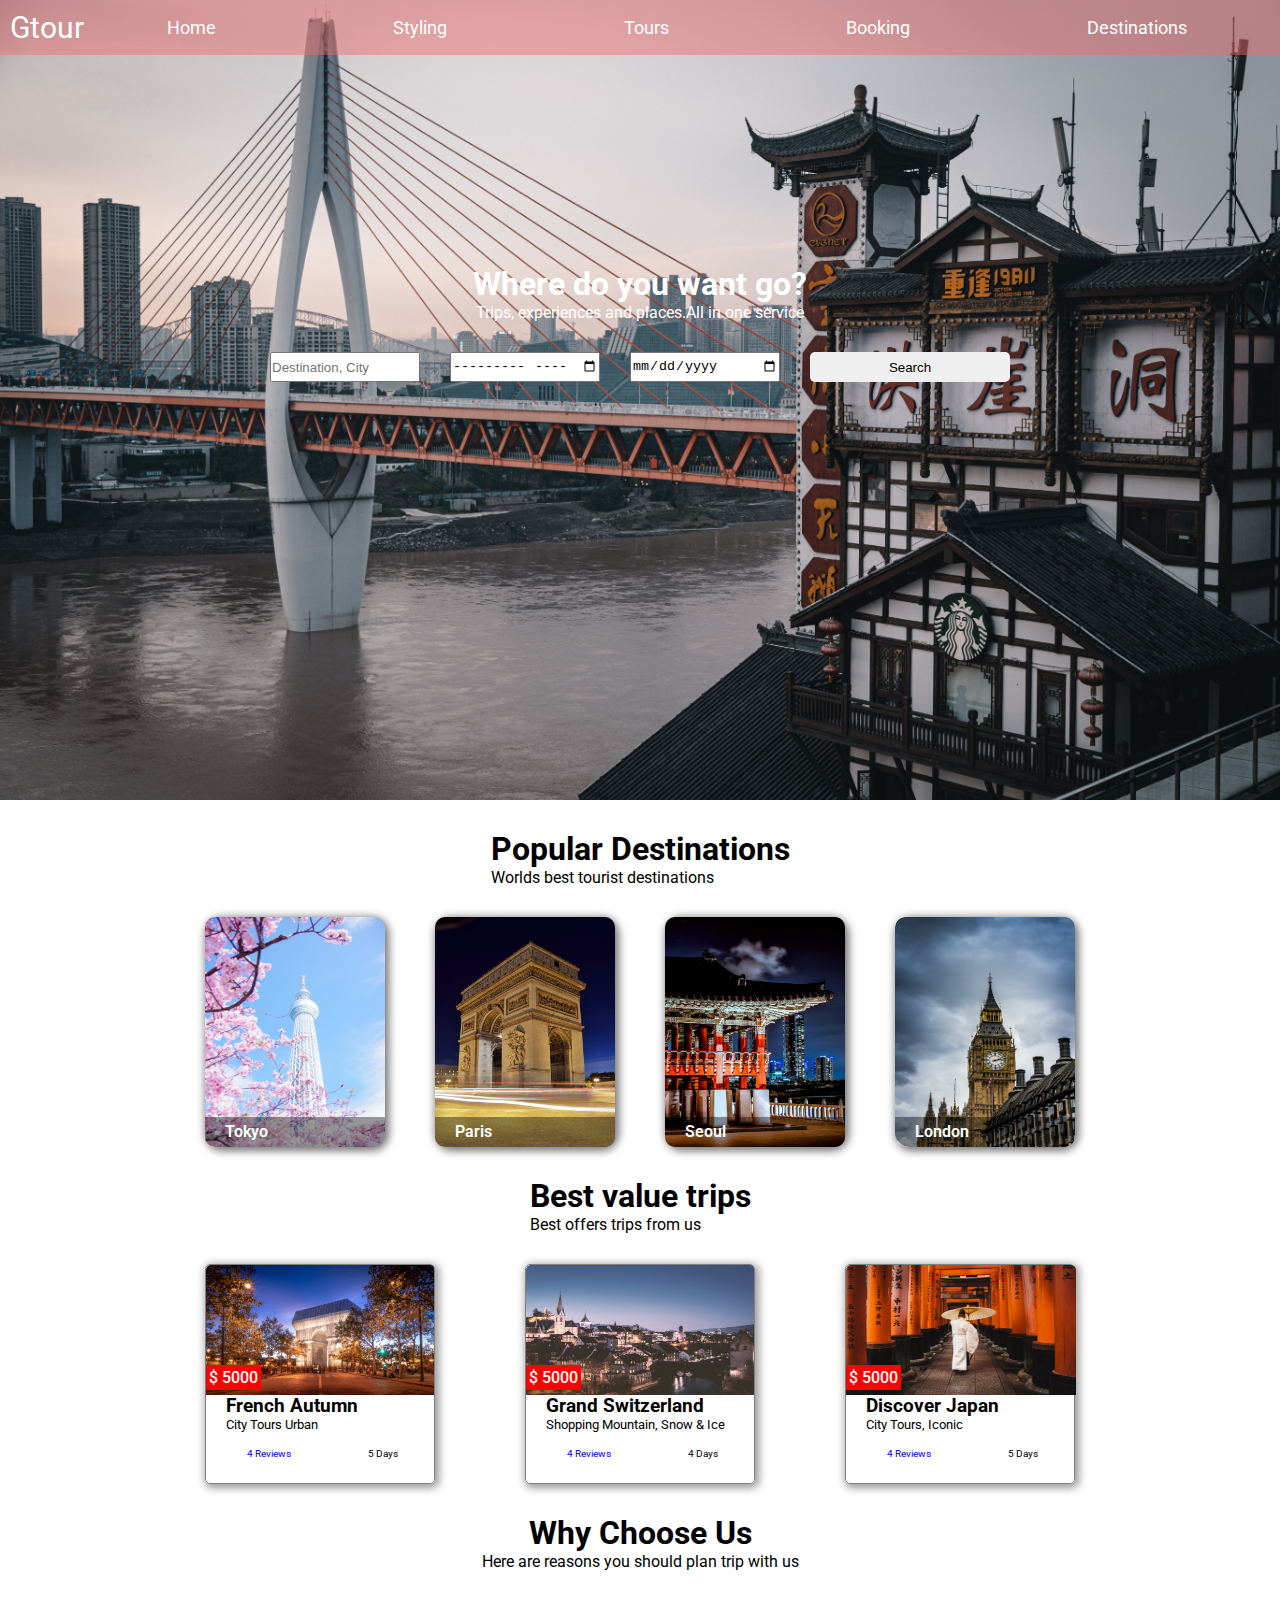
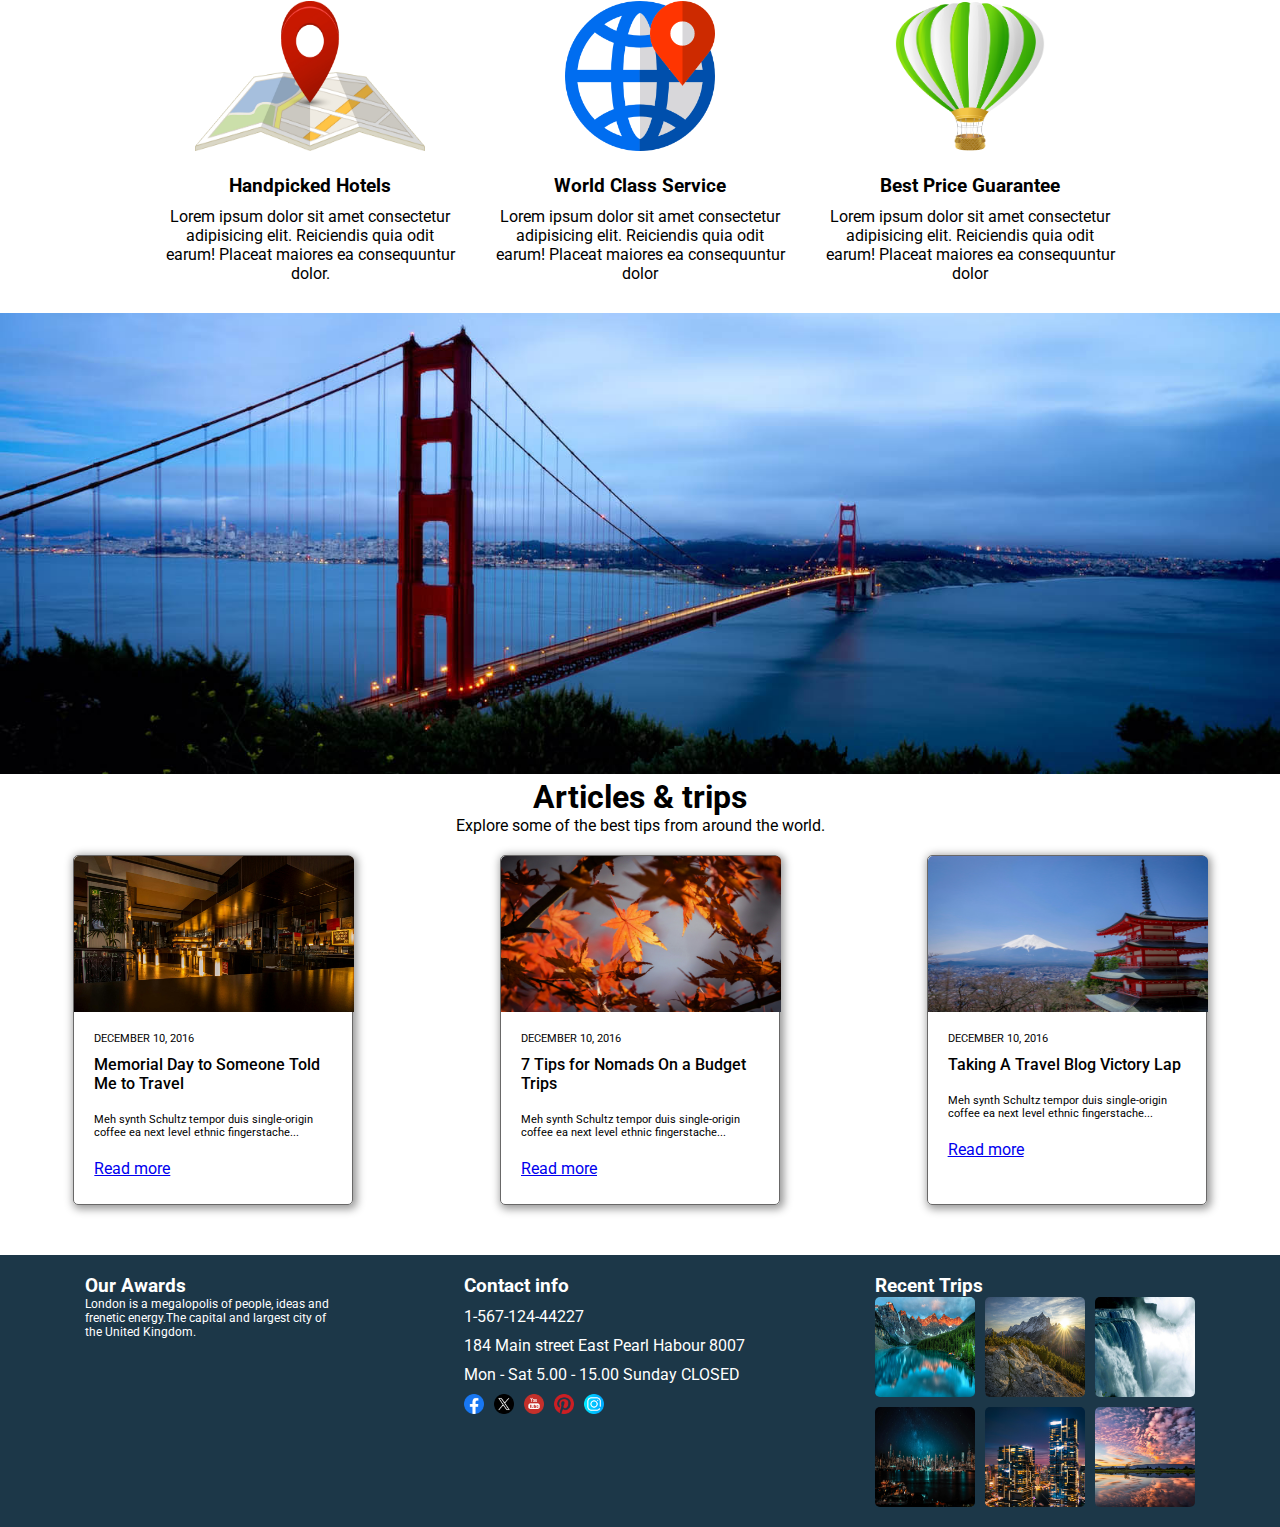
<file: Site_viagens/index.html>
<!DOCTYPE html>
<html lang="pt-br">
<head>
    <meta charset="UTF-8">
    <meta name="viewport" content="width=device-width, initial-scale=1.0">
    <title>Document</title>
    <link rel="stylesheet" href="estilo/desktop.css">
    <link rel="stylesheet" href="estilo/mobile.css">
    <link rel="stylesheet" href="https://cdnjs.cloudflare.com/ajax/libs/font-awesome/6.5.1/css/all.min.css" integrity="sha512-DTOQO9RWCH3ppGqcWaEA1BIZOC6xxalwEsw9c2QQeAIftl+Vegovlnee1c9QX4TctnWMn13TZye+giMm8e2LwA==" crossorigin="anonymous" referrerpolicy="no-referrer" />
</head>
<body>
    <div class="top">
        <div class="topo">
            <p class="logo">Gtour</p>
            <i id="burguer" class="fa-solid fa-bars"></i>
            <nav id="links">
                
                
                    <li><a href="#">Home</a></li>
                    <li><a href="#">Styling</a></li>
                    <li><a href="#">Tours</a></li>
                    <li><a href="#">Booking</a></li>
                    <li><a href="#">Destinations</a></li>
               
                <!-- <li><a href="#">Pages</a></li>
                <li><a href="#">Blog</a></li>
                <li><a href="#">Shortcodes</a></li>
                <li><a href="#">Shop</a></li> -->
            </nav>
        </div>

        <div class="formularios">
            <h1>Where do you want go?</h1>
            <p>Trips, experiences and places.All in one service</p>
            <div class="formularios_1">
                <form action="" method="post">
                    <label for="busca"></label>
                    <input type="search" name="busca" id="busca" placeholder="Destination, City">
                </form>
                <form action="" method="post">
                    <label for="mes"></label>
                    <input type="month" name="mes" id="mes">
                </form>
                <form action="" method="post">
                    <label for="date"></label>
                    <input type="date" name="date" id="date">
                </form>
                <button type="submit">Search</button>
            </div>
        </div>

    </div>
<main>
    <section class="bloco_1">
        <div>
            <h1>Popular Destinations</h1>
            <p>Worlds best tourist destinations</p>
        </div>

        <div class="img_block_destinations">
            <div class="destinations_img_1">
                <div class="tokyo"><img class="tokyo_img" src="imagens/square-tokyo-pexels-yuri-yuhara-4151484.jpg" alt=""></div>
                <div class="legenda_tokyo">
                    <p>Tokyo</p>
                </div>
            </div>
            <div class="destinations_img_2">
                <div class="paris"><img class="paris_img" src="imagens/square-paris arco-pexels-pixabay-2344.jpg" alt=""></div>
                <div class="legenda_paris">
                    <p>Paris</p>
                </div>
            </div>
            <div class="destinations_img_3">
                <div class="seoul"><img class="seoul_img" src="imagens/square-seoul-pexels-clive-kim-4447401.jpg" alt=""></div>
                <div class="legenda_seoul">
                    <p>Seoul</p>
                </div>
            </div>
            <div class="destinations_img_4">
                <div class="london"><img class="london_img" src="imagens/aquare-london-pexels-amar-saleem-77171.jpg" alt=""></div>
                <div class="legenda_london">
                    <p>London</p>
                </div>
            </div>
            
        </div>

    </section>

    <section class="bloco_2">
        <div>
            <h1>Best value trips</h1>
            <p>Best offers trips from us</p>
        </div>

        <div class="block_trips">
            <div class="card_1">
                <div class="card_img">
                    <img class="france_img" src="imagens/value france-pexels-pierre-blaché-9782136.jpg" alt="">
                </div>
                <div class="legenda_preço_france">
                    <p>$ 5000</p>
                </div>
                <div class="titulo">
                    <h3>French Autumn</h3>
                    <p>City Tours Urban</p>
                </div>
                <div class="score_days">
                    <div class="score">
                        <div class="stars">
                            <i class="fa-solid fa-star"></i>
                            <i class="fa-solid fa-star"></i>
                            <i class="fa-solid fa-star"></i>
                            <i class="fa-solid fa-star"></i>
                            <i class="fa-regular fa-star"></i>
                        </div>
                        <div class="link_score">
                            <p><a href="#">4 Reviews</a></p>
                        </div>
                    </div>
                    <div class="days">
                        <div class="icon_clock">
                            <i class="fa-regular fa-clock"></i>
                        </div>
                        <div class="days">
                            <p>5 Days</p>
                        </div>
                    </div>
                </div>
            </div>
            <div class="card_2">
                <div class="card_img">
                    <img class="switzerland_img" src="imagens/value switzerland-pexels-lumn-167692.jpg" alt="">
                </div>
                <div class="legenda_preço_switz">
                    <p>$ 5000</p>
                </div>
                <div class="titulo">
                    <h3>Grand Switzerland</h3>
                    <p>Shopping Mountain, Snow & Ice</p>
                </div>
                <div class="score_days">
                    <div class="score">
                        <div class="stars">
                            <i class="fa-solid fa-star"></i>
                            <i class="fa-solid fa-star"></i>
                            <i class="fa-solid fa-star"></i>
                            <i class="fa-solid fa-star"></i>
                            <i class="fa-regular fa-star"></i>
                        </div>
                        <div class="link_score">
                            <p><a href="#">4 Reviews</a></p>
                        </div>
                    </div>
                    <div class="days">
                        <div class="icon_clock">
                            <i class="fa-regular fa-clock"></i>
                        </div>
                        <div class="days">
                            <p>4 Days</p>
                        </div>
                    </div>
                    
                </div>
            </div>
            <div class="card_3">
                <div class="card_img">
                    <img class="japan_img" src="imagens/value japan-pexels-dsd-1822605.jpg" alt="">
                </div>
                <div class="legenda_preço_japan">
                    <p>$ 5000</p>
                </div>

                <div class="titulo">
                    <h3>Discover Japan</h3>
                    <p>City Tours, Iconic</p>
                </div>
                <div class="score_days">
                    <div class="score">
                        <div class="stars">
                            <i class="fa-solid fa-star"></i>
                            <i class="fa-solid fa-star"></i>
                            <i class="fa-solid fa-star"></i>
                            <i class="fa-regular fa-star"></i>
                            <i class="fa-regular fa-star"></i>
                        </div>
                        <div class="link_score">
                            <p><a href="#">4 Reviews</a></p>
                        </div>
                    </div>

                    <div class="days">
                        <div class="icon_clock">
                            <i class="fa-regular fa-clock"></i>
                        </div>
                        <div class="days">
                            <p>5 Days</p>
                        </div>
                    </div>

                </div>

            </div>
            
            
        </div>

    </section>

    <section class="bloco_3">
        <div class="titulo_why">
            <h1>Why Choose Us</h1>
            <p>Here are reasons you should plan trip with us</p>
        </div>
       <div class="block_vantages">
           
           <div class="block_icon_1">
               <div>
                <img class="map_img" src="imagens/kisspng-computer-icons-map-location-medicines-authority-cl-map-5ac0781b252007.5712239915225630991521.png" alt="">

               </div>

                <div class="info">
                    <h3>Handpicked Hotels</h3>
                        <p>Lorem ipsum dolor sit amet consectetur adipisicing elit. Reiciendis quia odit earum! Placeat maiores ea consequuntur dolor. </p>
                </div>
            </div>

                         

           <div class="block_icon_1">
                <div>
                    <img class="globe_img" src="imagens/geolocalizacao.png" alt="">
                </div>
                <div class="info">
                    <h3>World Class Service</h3>
                    <p>Lorem ipsum dolor sit amet consectetur adipisicing elit. Reiciendis quia odit earum! Placeat maiores ea consequuntur dolor </p>
                </div>
           </div>

           <div class="block_icon_1">
                <div>
                    <img class="baloon_img" src="imagens/5a1ccf9d53f9f9.961475201511837597344.png" alt="">
                </div>
                <div class="info">
                    <h3>Best Price Guarantee</h3>
                    <p>Lorem ipsum dolor sit amet consectetur adipisicing elit. Reiciendis quia odit earum! Placeat maiores ea consequuntur dolor</p>
                </div>

           </div>
       </div>

      


    </section>

    <div>
        <img class="ponte_img" src="imagens/ponte-okokok- pexels-chris-schippers-427679.jpg" alt="">
       </div>

       <section class="bloco_4">
            <div class="titulo_tips">
                <h1>Articles & trips</h1>
                <p>Explore some of the best tips from around the world.</p>            
            </div>

            <div class="block_tips">
                <div class="block_tips_1">
                    <div class="block_tips_img">
                        <img class="img_tips" src="imagens/tips-bar-pexels-pixabay-260922.jpg" alt="">
                    </div>
                    <div class="tips_text">
                        <p class="text_1">DECEMBER 10, 2016</p>
                        <p class="text_2">Memorial Day to Someone Told Me to Travel</p>

                        <p class="text_3">Meh synth Schultz tempor duis single-origin coffee ea next level ethnic fingerstache...</p>

                        <a href="#">Read more</a>
                    </div>

                </div>
                <div class="block_tips_2">
                    <div class="block_tips_img">
                        <img class="img_tips" src="imagens/tips-outono-pexels-pixabay-255381.jpg" alt="">
                    </div>

                    <div class="tips_text">
                        <p class="text_1">DECEMBER 10, 2016</p>
                        <p class="text_2">7 Tips for Nomads On a Budget Trips</p>

                        <p class="text_3">Meh synth Schultz tempor duis single-origin coffee ea next level ethnic fingerstache...</p>

                        <a href="#">Read more</a>
                    </div>

                </div>
                <div  class="block_tips_2">
                    <div class="block_tips_img">
                        <img class="img_tips" src="imagens/tips-pagode-pexels-yuri-yuhara-1494077.jpg" alt="">
                    </div>

                    <div class="tips_text">
                        <p class="text_1">DECEMBER 10, 2016</p>
                        <p class="text_2">Taking A Travel Blog Victory Lap</p>

                        <p class="text_3">Meh synth Schultz tempor duis single-origin coffee ea next level ethnic fingerstache...</p>

                        <a href="#">Read more</a>
                    </div>
                </div>
                


            </div>
       </section>

</main> 

<footer>
    <div class="box_1">
        <h3>Our Awards</h3>

        <p>London is a megalopolis of people, ideas and frenetic energy.The capital and largest city of the  United Kingdom.</p>
    </div>
    <div class="contact-footer">
        <h3>Contact info</h3>
        <p>1-567-124-44227</p>
        <p>184 Main street East Pearl Habour 8007</p>
        <p>Mon - Sat 5.00 - 15.00 Sunday CLOSED</p>

        <div class="icons">
            <a href="#"><img class="icon" src="imagens/facebook_5968764.png" alt=""></a>
            <a href="#"><img class="icon" src="imagens/twitter_5969020.png" alt=""></a>
            <a href="#"><img class="icon" src="imagens/youtube.png" alt=""></a>
            <a href="#"><img class="icon" src="imagens/pinterest.png" alt=""></a>
            <a href="#"><img class="icon" src="imagens/instagram.png" alt=""></a>
        </div>
    </div>

    <div>
        <h3>Recent Trips</h3>
        <div class="grid-footer">
            <div class="block-grid-footer">
                <img class="img-block" src="imagens/1---pexels-souvenirpixels-417074.jpg" alt="">
            </div>
            <div class="block-grid-footer">
                <img class="img-block" src="imagens/2---pexels-sagui-andrea-200115-618833.jpg" alt="">
            </div>
            <div class="block-grid-footer">
                <img class="img-block" src="imagens/3---pexels-pixabay-62627.jpg" alt="">
            </div>
            <div class="block-grid-footer">
                <img class="img-block" src="imagens/4---pexels-sanaan-3075993.jpg" alt="">
            </div>
            <div class="block-grid-footer">
                <img class="img-block" src="imagens/5---pexels-apasaric-6006103.jpg" alt="">
            </div>
            <div class="block-grid-footer">
                <img class="img-block" src="imagens/6---pexels-souvenirpixels-1486974.jpg" alt="">
            </div>
            
        </div>
    </div>
</footer>


<script>
    
    var links = document.getElementById('links')
    var burguer = document.getElementById('burguer')
    burguer.addEventListener('click', clicar)

    function clicar(){
        var links = document.getElementById('links')
         links.classList.toggle('active')
    }
</script>
</body>
</html>
</file>
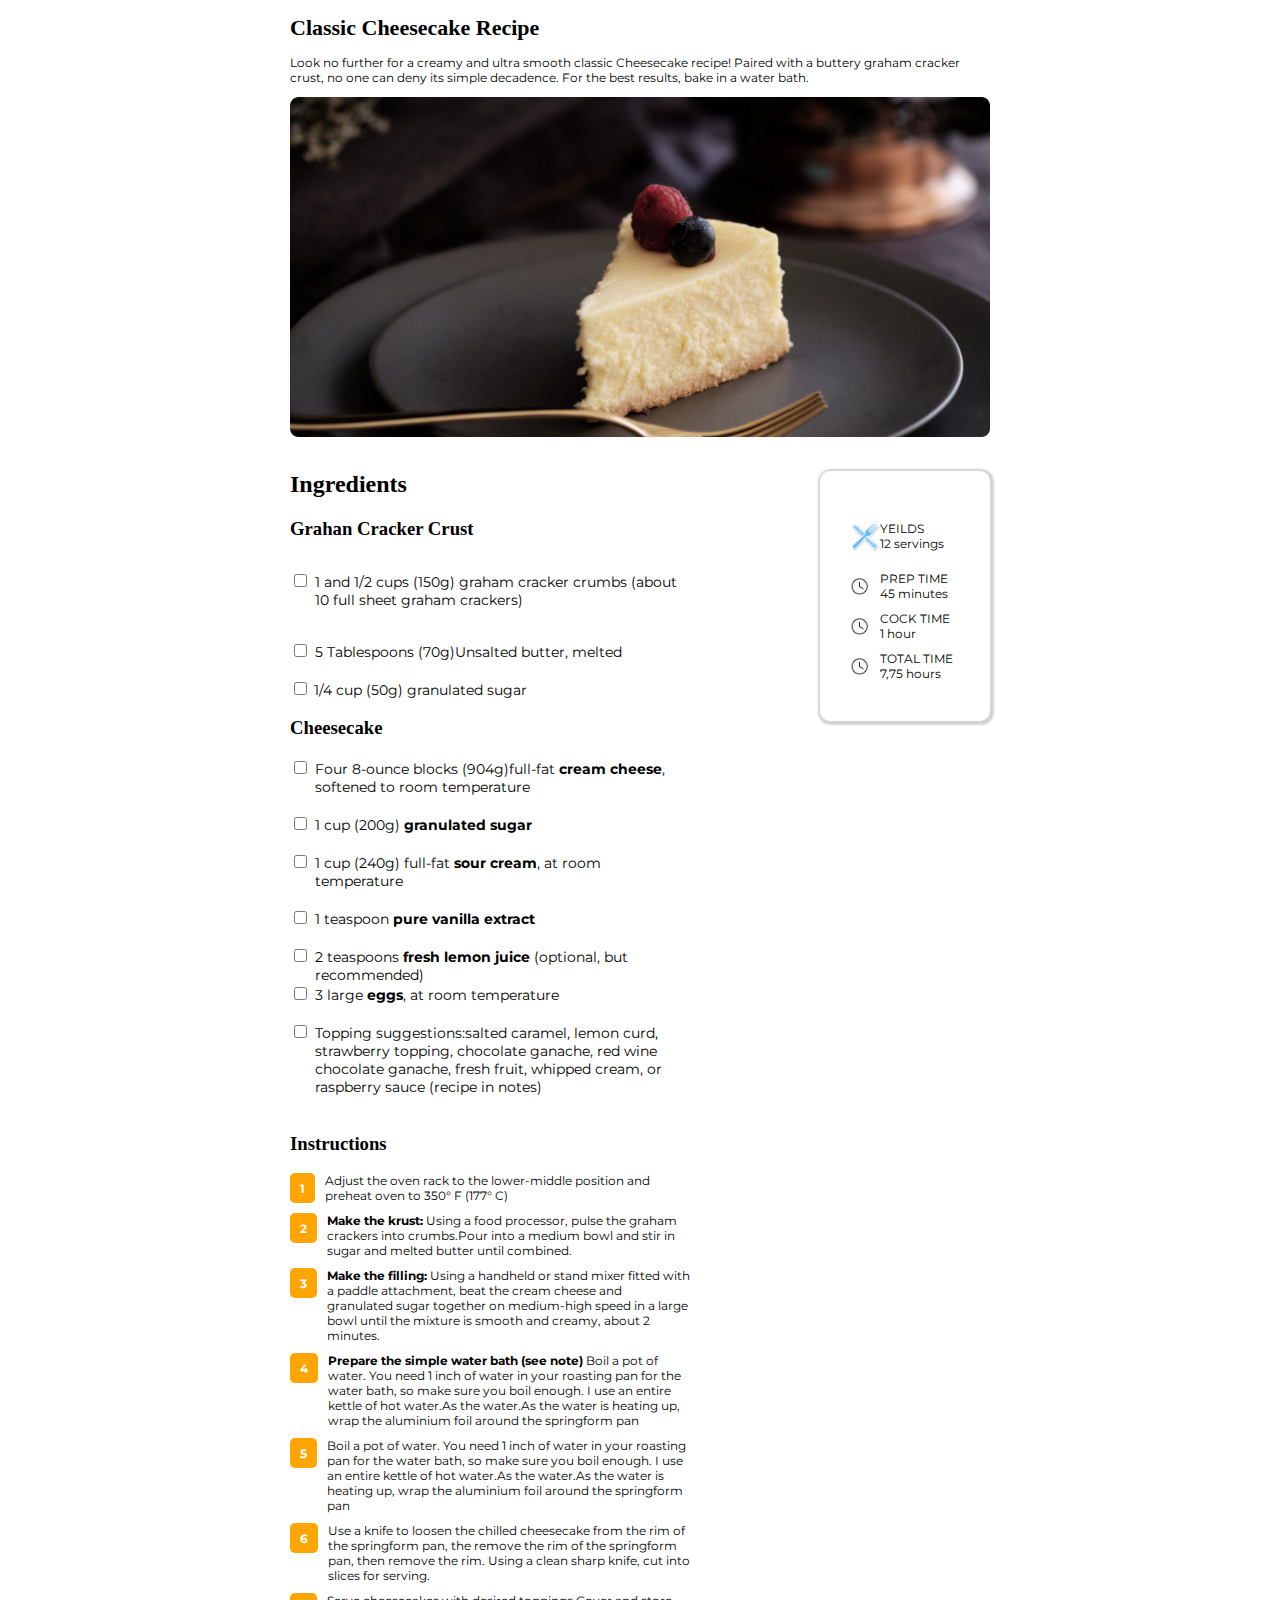
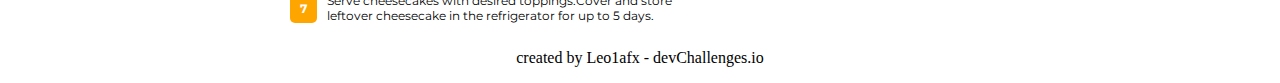
<file: Dev_challenges/recipe_page/index.html>
<!DOCTYPE html>
<html lang="pt-br">
<head>
    <meta charset="UTF-8">
    <meta name="viewport" content="width=device-width, initial-scale=1.0">
    <title>Recipe page</title>
    <link rel="stylesheet" href="style/mobile.css">
    <link rel="stylesheet" href="style/desktop.css">
</head>
<body>
    <main>
        <h1>Classic Cheesecake Recipe</h1>

        <p class="top_text">Look no further for a creamy and ultra smooth classic Cheesecake recipe! Paired with a buttery graham cracker crust, no one can deny its simple decadence. For the best results, bake in a water bath.</p>

        <figure>
            <img class="img_cake" src="images/photo1.png" alt="">
        </figure>

        <section>
            <div class="info_time">
                <div class="fork">
                    <img class="fork_icon" src="images/Fork-Knife-icon.png" alt="">
                    <div class="fork_text">
                        <p>YEILDS</p>
                        <p>12 servings</p>
                    </div>
                </div>
                <div class="clock_block">
                    <div class="clock">
                        <img class="clock_icon" src="images/clock-icon.png" alt="">
                        <div class="clock_text">
                            <p>PREP TIME</p>
                            <p>45 minutes</p>
                        </div>
                    </div>
                    <div class="clock">
                        <img class="clock_icon" src="images/clock-icon.png" alt="">
                        <div class="clock_text">
                            <p>COCK TIME</p>
                            <p>1 hour</p>
                        </div>
                    </div>
                    <div class="clock">
                        <img class="clock_icon" src="images/clock-icon.png" alt="">
                        <div class="clock_text">
                            <p>TOTAL TIME</p>
                            <p>7,75 hours</p>
                        </div>
                    </div>
                </div>
            </div>
            <div>
                <div class="Ingredients_block">
                    <h2>Ingredients</h2>
                    <h3>Grahan Cracker Crust</h3>
                    <form action="">
                        <div class="teste">
                            <input type="checkbox" name="check_1" id="check_1">
                            <label  for="check_1"><p>1 and 1/2 cups (150g) graham cracker crumbs (about 10 full sheet graham crackers)</p></label>
                        </div> <br>

                        <div class="teste">
                            <input type="checkbox" name="check_2" id="check_2">
                            <label for="check_2"> 5 Tablespoons (70g)Unsalted butter, melted </label>
                        </div><br>

                        <input type="checkbox" name="check_3" id="check_3">
                        <label for="check_3">1/4 cup (50g) granulated sugar</label> <br>
                        
                    </form>

                    <h3>Cheesecake</h3>
                    <form action="">

                        <div class="teste">
                            <input type="checkbox" name="check_4" id="check_4">
                            <label for="check_4">Four 8-ounce blocks (904g)full-fat <strong>cream cheese</strong>, softened to room temperature</label>
                        </div> <br>

                        <div class="teste">
                            <input type="checkbox" name="check_5" id="check_5">
                            <label for="check_5"> 1 cup (200g) <strong>granulated sugar</strong></label>
                        </div> <br>

                        <div class="teste">
                            <input type="checkbox" name="check_6" id="check_6">
                            <label for="check_6"> 1 cup (240g) full-fat <strong>sour cream</strong>, at room temperature</label>
                        </div> <br>

                        <div class="teste">
                            <input type="checkbox" name="check_7" id="check_7">
                            <label for="check_7"> 1 teaspoon <strong>pure vanilla extract</strong></label>
                        </div> <br>

                        <div class="teste">
                            <input type="checkbox" name="check_8" id="check_8">
                            <label for="check_8"> 2 teaspoons <strong>fresh lemon juice</strong> (optional, but recommended) </label>
                        </div>

                        <div class="teste">
                            <input type="checkbox" name="check_9" id="check_9">
                            <label for="check_9">3 large <strong>eggs</strong>, at room temperature  </label>
                        </div> <br>

                        <div class="teste">
                            <input type="checkbox" name="check_9" id="check_9">
                            <label for="check_9">Topping suggestions:salted caramel, lemon curd, strawberry topping, chocolate ganache, red wine chocolate ganache, fresh fruit, whipped cream, or raspberry sauce (recipe in notes) </label>
                        </div> <br>
                    </form>

                    <h3>Instructions</h3>

                    <div class="Instructions">
                        <div class="block_number">
                            <p>1</p>
                        </div>
                        <p class="Instructions_text">Adjust the oven rack to the lower-middle position and preheat oven to 350° F (177° C)</p>
                    </div>
                    <div class="Instructions">
                        <div class="block_number">
                            <p>2</p>
                        </div>
                        <p class="Instructions_text"><strong>Make the krust:</strong> Using a food processor, pulse the graham crackers into crumbs.Pour into a medium bowl and stir in sugar and melted butter until combined.</p>

                    </div>

                    <div class="Instructions">
                        <div class="block_number">
                            <p>3</p>
                        </div>
                        <p class="Instructions_text"><strong>Make the filling:</strong> Using a handheld or stand mixer fitted with a paddle attachment, beat the cream cheese and granulated sugar together on medium-high speed in a large bowl until the mixture is smooth and creamy, about 2 minutes.</p>

                    </div>

                    <div class="Instructions">
                        <div class="block_number">
                            <p>4</p>
                        </div>
                        <p class="Instructions_text"><strong>Prepare the simple water bath (see note)</strong> Boil a pot of water. You need 1 inch of water in your roasting pan for the water bath, so make sure you boil enough. I use an entire kettle of hot water.As the water.As the water is heating up, wrap the aluminium foil around the springform pan</p>

                    </div>

                    <div class="Instructions">
                        <div class="block_number">
                            <p>5</p>
                        </div>
                        <p class="Instructions_text">Boil a pot of water. You need 1 inch of water in your roasting pan for the water bath, so make sure you boil enough. I use an entire kettle of hot water.As the water.As the water is heating up, wrap the aluminium foil around the springform pan</p>

                    </div>

                    <div class="Instructions">
                        <div class="block_number">
                            <p>6</p>
                        </div>
                        <p class="Instructions_text">Use a knife to loosen the chilled cheesecake from the rim of the springform pan, the remove the rim of the springform pan, then remove the rim. Using a clean sharp knife, cut into slices for serving.</p>

                    </div>

                    <div class="Instructions">
                        <div class="block_number">
                            <p>7</p>
                        </div>
                        <p class="Instructions_text">Serve cheesecakes with desired toppings.Cover and store leftover cheesecake in the refrigerator for up to 5 days.</p>

                    </div>
                    
                </div>
            </div>
        </section>
    </main>

    <footer>
        <p>created by Leo1afx - devChallenges.io</p>
    </footer>
</body>
</html>
</file>
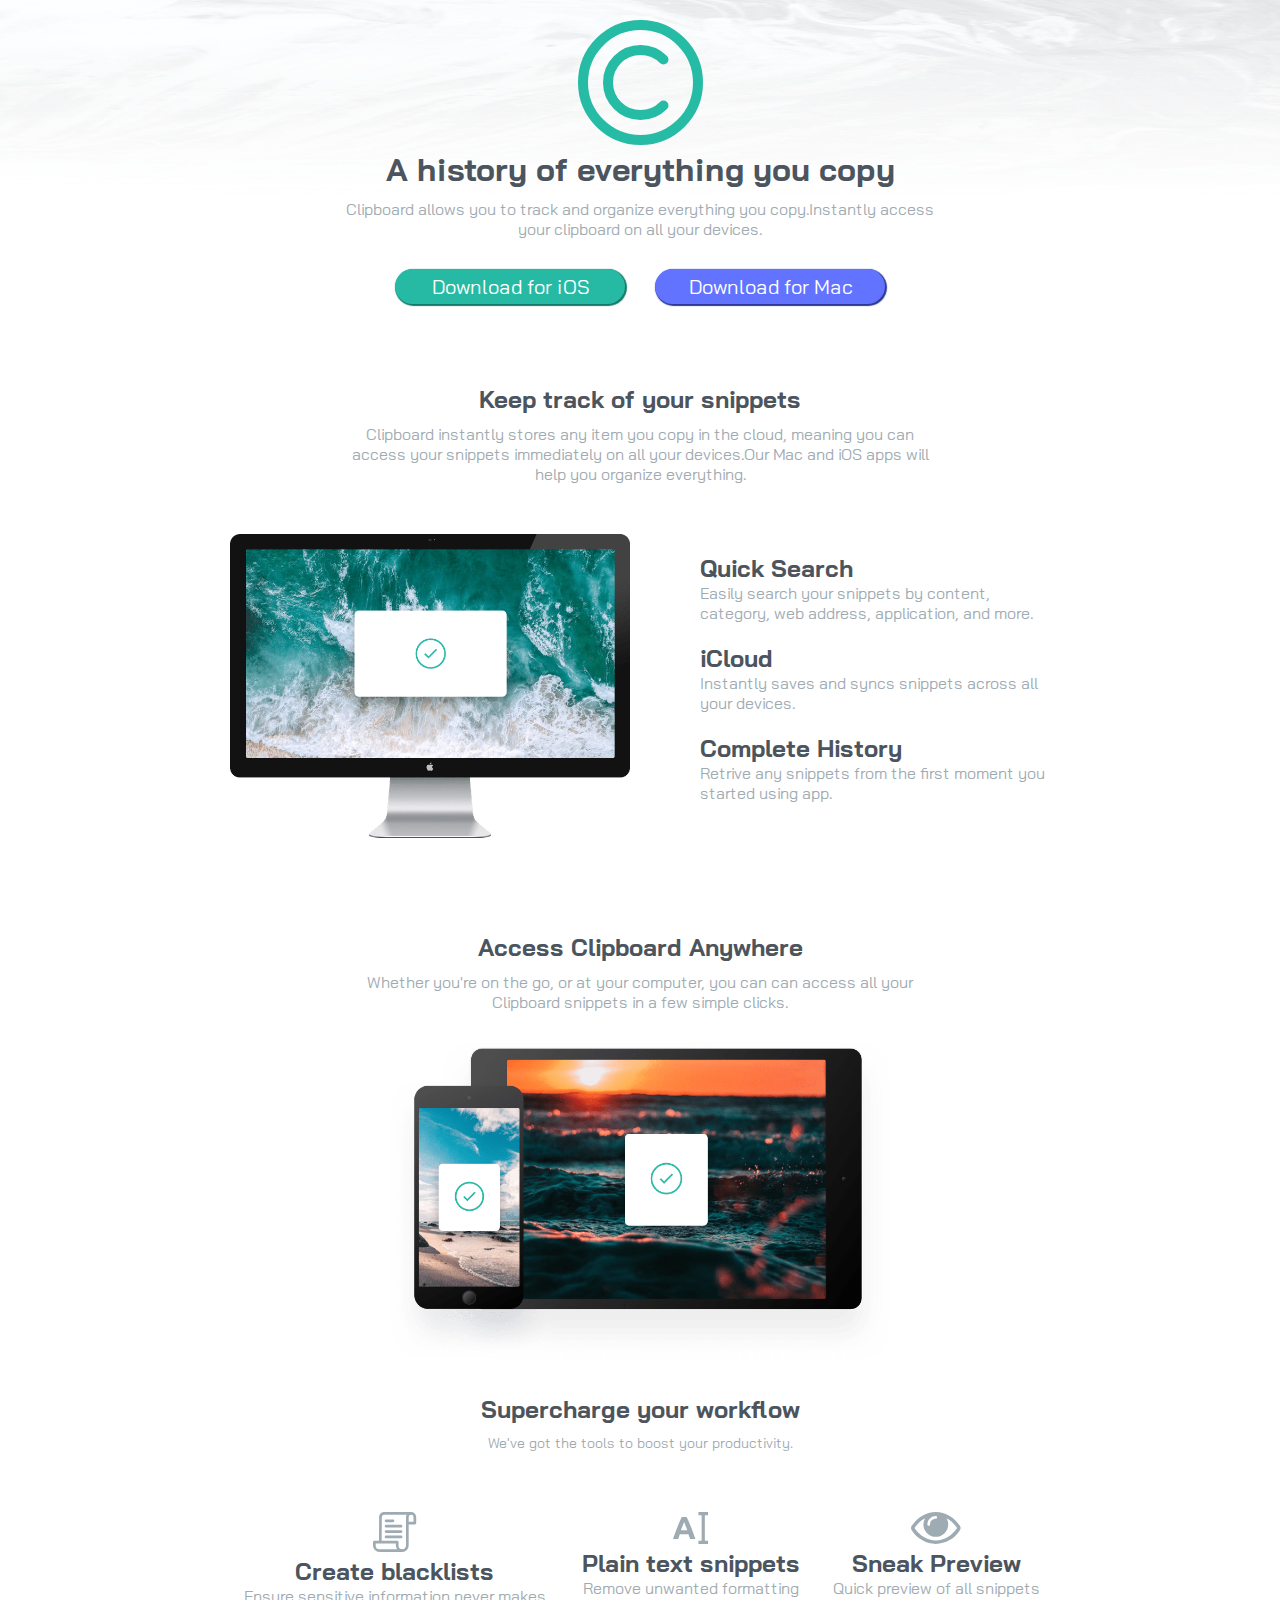
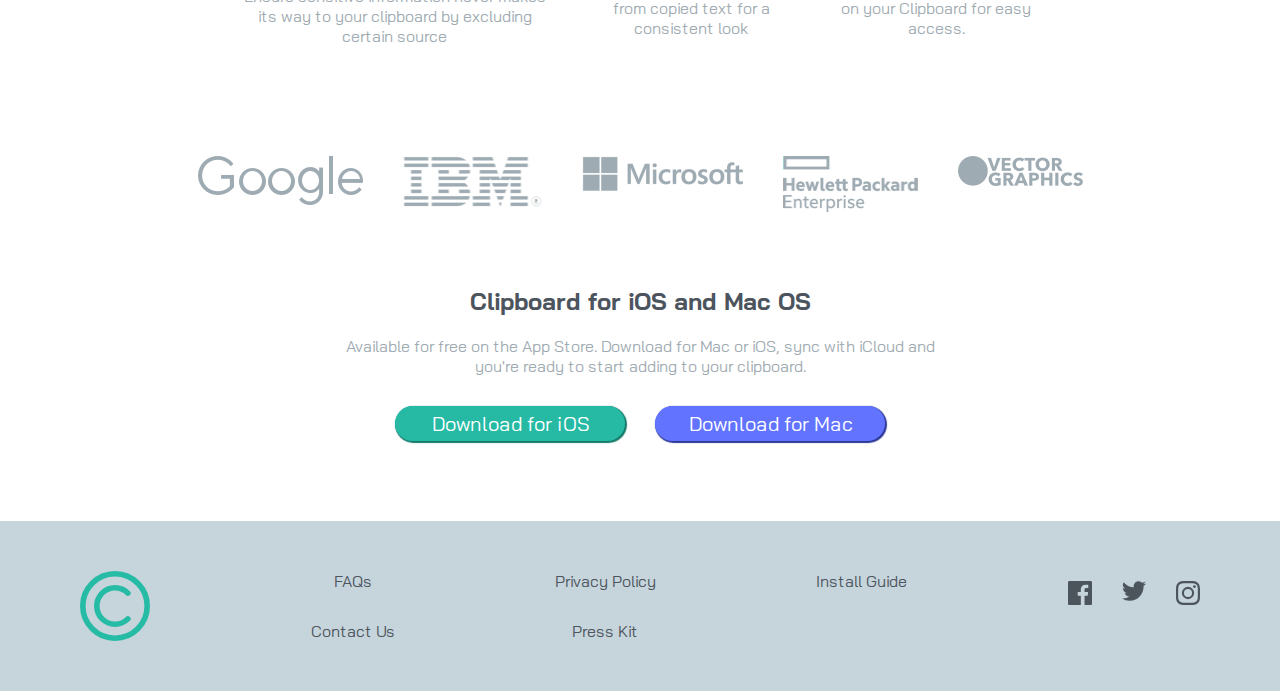
<file: Frontend_Mentor/clipboard_landing_page/index.html>
<!DOCTYPE html>
<html lang="pt-br">
<head>
    <meta charset="UTF-8">
    <meta name="viewport" content="width=device-width, initial-scale=1.0">
    <title>Clipboard landing page</title>
    <link rel="stylesheet" href="estilo/mobile.css">
    <link rel="stylesheet" href="estilo/desktop.css">
    <link rel="shortcut icon" href="images/favicon-32x32.png" type="image/x-icon">
    <link rel="stylesheet" href="https://cdnjs.cloudflare.com/ajax/libs/font-awesome/6.4.2/css/all.min.css" integrity="sha512-z3gLpd7yknf1YoNbCzqRKc4qyor8gaKU1qmn+CShxbuBusANI9QpRohGBreCFkKxLhei6S9CQXFEbbKuqLg0DA==" crossorigin="anonymous" referrerpolicy="no-referrer" />
</head>
<body>
    <main>
        <div>
            <img src="images/logo.svg" alt="">
        </div>

        <h1>A history of everything you copy</h1>

        <p class="text_1">Clipboard allows you to track and organize everything you copy.Instantly access your clipboard on all your devices.</p>

        <div class="botao">
            <a class="down_ios" href="#">Download for iOS</a>
            <a class="down_mac" href="#">Download for Mac</a>
        </div>

        <h2>Keep track of your snippets</h2>

        <p class="text_2">Clipboard instantly stores any item you copy in the cloud, meaning you can access your snippets immediately on all your devices.Our Mac and iOS apps will help you organize everything.</p>

        <div class="bloco_pc">
            <div>
                <img class="pc" src="images/image-computer.png" alt="">
            </div>

            <div class="bloco_pc_text">
                <div>
                    <h2>Quick Search</h2>
                    <p>Easily search your snippets by content, category, web address, application, and more.</p>
                </div>

                <div>
                    <h2>iCloud</h2>
                    <p>Instantly saves and syncs snippets across all your devices.</p>
                </div>

                <div>
                    <h2>Complete History</h2>
                    <p>Retrive any snippets from the first moment you started using app.</p>
                </div>
            </div>
        </div>

        <h2>Access Clipboard Anywhere</h2>
        <p class="text_3">Whether you're on the go, or at your computer, you can can access all your Clipboard snippets in a few simple clicks.</p>

        <div>
            <img class="devices" src="images/image-devices.png" alt="">
        </div>

        <h2 class="bloco_text_1">Supercharge your workflow</h2>
        <p class="text_4">We've got the tools to boost your productivity.</p>

        <section class="icons_1">
            <div>
                <img src="images/icon-blacklist.svg" alt="">
                <h2>Create blacklists</h2>
                <p>Ensure sensitive information never makes its way to your clipboard by excluding certain source</p>
            </div>

            <div>
                <img src="images/icon-text.svg" alt="">
                <h2>Plain text snippets</h2>
                <p>Remove unwanted formatting from copied text for a consistent look</p>
            </div>


            <div>
                <img src="images/icon-preview.svg" alt="">
                <h2>Sneak Preview</h2>
                <p>Quick preview of all snippets on your Clipboard for easy access.</p>
            </div>

            
        </section>

        <section class="icons_2">

            <div>
                <img src="images/logo-google.png" alt="">
            </div>

            <div>
                <img src="images/logo-ibm.png" alt="">
            </div>

            <div>
                <img src="images/logo-microsoft.png" alt="">
            </div>

            <div>
                <img src="images/logo-hp.png" alt="">
            </div>

            <div>
                <img src="images/logo-vector-graphics.png" alt="">
            </div>

        </section>

        <h2>Clipboard for iOS and Mac OS</h2>
        <p class="text_5">Available for free on the App Store. Download for Mac or iOS, sync with iCloud and you're ready to start adding to your clipboard.</p>


        <div class="botao">
            <a class="down_ios" href="#">Download for iOS</a>
            <a class="down_mac" href="#">Download for Mac</a>
        </div>


        



    </main>

    <footer>
        <div class="footer_links">
            <img class="logo_footer" src="images/logo.svg" alt="">
        </div>

        <div class="footer_links">
            <a href="#">FAQs</a>
            <a href="#">Contact Us</a>
        </div>

        <div class="footer_links">
            <a href="#">Privacy Policy</a>
            <a href="#">Press Kit</a>
        </div>

        <div class="footer_links">
            <a href="#">Install Guide</a>
        </div>

        <div class="icons_links">
            <a href="#"><img src="images/icon-facebook.svg" alt=""></a>
            <a href="#"><img src="images/icon-twitter.svg" alt=""></a>
            <a href="#"><img src="images/icon-instagram.svg" alt=""></a>
        </div>
    </footer>
</body>
</html>
</file>
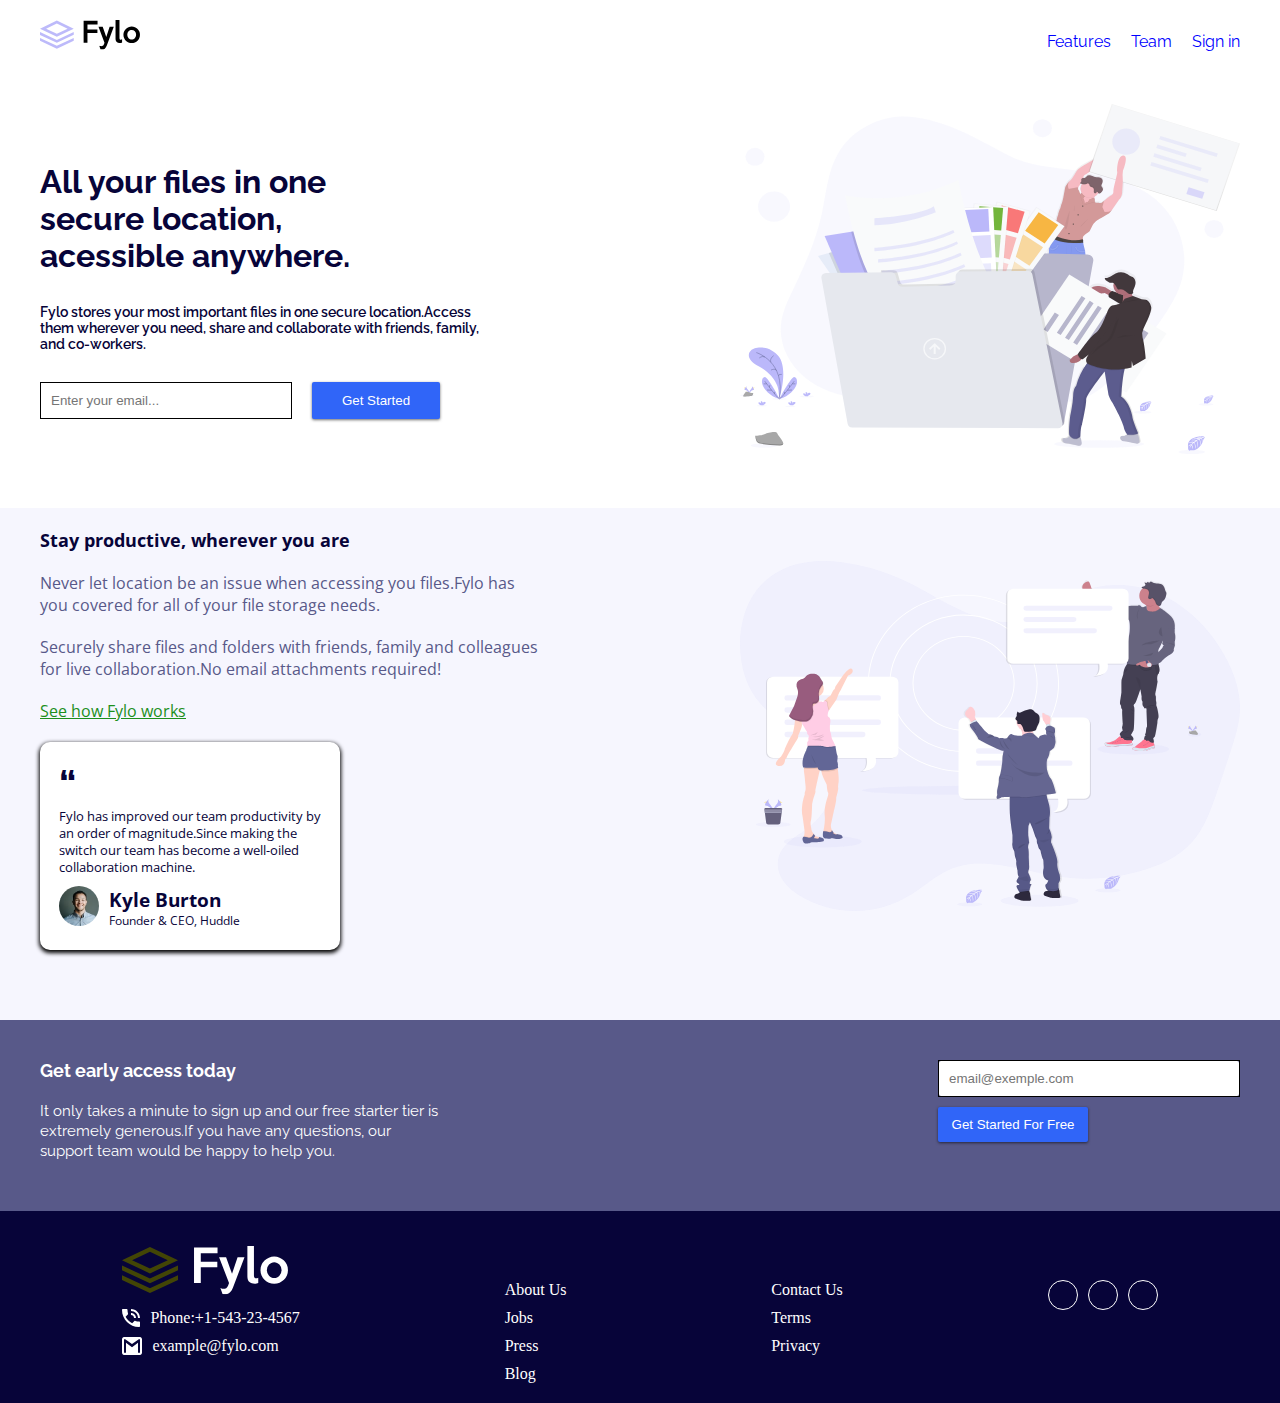
<file: Frontend_Mentor/fylo_landing _page/index.html>
<!DOCTYPE html>
<html lang="pt-br">
<head>
    <meta charset="UTF-8">
    <meta name="viewport" content="width=device-width, initial-scale=1.0">
    <title>Fylo landing page with two column layout</title>
    <link rel="shortcut icon" href="images/favicon-32x32.png" type="image/x-icon">
    <link rel="stylesheet" href="estilo/mobile.css">
    <link rel="stylesheet" href="estilo/desktop.css">
    <link rel="stylesheet" href="https://cdnjs.cloudflare.com/ajax/libs/font-awesome/6.5.1/css/all.min.css" integrity="sha512-DTOQO9RWCH3ppGqcWaEA1BIZOC6xxalwEsw9c2QQeAIftl+Vegovlnee1c9QX4TctnWMn13TZye+giMm8e2LwA==" crossorigin="anonymous" referrerpolicy="no-referrer" />
</head>
<body>

    <nav>
        <div>
            <img class="img_logo" src="images/logo.svg" alt="">
        </div>
        <div>
            <ul>
                <li><a class="link_top" href="#">Features</a></li>
                <li><a class="link_top" href="#">Team</a></li>
                <li><a class="link_top" href="#">Sign in</a></li>
            </ul>
        </div>
    </nav>

    <main>

        <section class="block_1">
            <div>
                <img class="img_1" src="images/illustration-1.svg" alt="">
            </div>

            <div class="titulo_1">
                <h1>All your files in one secure location, acessible anywhere.</h1>
                <p class="titulo_1_text">Fylo stores your most important files in one secure location.Access them wherever you need, share and collaborate with friends, family, and co-workers.</p>

                <div class="campos">
                    <form action="" method="get">
                        <label for=""></label>
                        <input type="email" name="" id="" placeholder="Enter your email...">
                    </form>
                    <button>
                        <a href="#">Get Started</a>
                    </button>
                </div>

            </div>
        </section>

        <section class="block_2">
            <div>
                <img class="img_2" src="images/illustration-2.svg" alt="">
            </div>

            <div class="block_2_part_2">
                <h2>Stay productive, wherever you are</h2>

                <p class="text">Never let location be an issue when accessing you files.Fylo has you covered for all of your file storage needs.</p>

                <p class="text">Securely share files and folders with friends, family and colleagues for live collaboration.No email attachments required!</p>

                <a class="link_meio" href="#">See how Fylo works</a>

                <div class="card_info">
                    <p class="simbol">&#147;</p>

                    <p class="card_text">Fylo has improved our team productivity by an order of magnitude.Since making the switch our team has become a well-oiled collaboration machine.</p>

                    <div class="perfil_info">
                        <div>
                            <img class="img_perfil" src="images/avatar-testimonial.jpg" alt="">
                        </div>

                        <div class="info_kyle">
                            <h3>Kyle Burton</h3>
                            <p>Founder & CEO, Huddle</p>
                        </div>
                    </div>
                </div>
            </div>

        </section>


    </main>

    <section class="above_footer">
        <div class="above_footer_inside">
            <div class="above_footer_text">
                <h2>Get early access today</h2>
                <p>It only takes a minute to sign up and our free starter tier is extremely generous.If you have any questions, our support team would be happy to help you.</p>
            </div>
            <div class="formulario_2">
                <form action="" method="post">
                    <label for="email"></label>
                    <input class="input_1" type="email" name="email" id="email" placeholder="email@exemple.com">
                </form>
                <button>
                    <a href="#">Get Started For Free</a>
                </button>
            </div>
        </div>

    </section>
    <footer>
        <div>
            <img class="icone_2" src="images/logo.svg" alt="">

            <div class="fylo_contact">
                <img src="images/icon-phone.svg" alt="">
                <p>Phone:+1-543-23-4567</p>
            </div>

            <div class="fylo_contact">
                <img src="images/icon-email.svg" alt="">
                <p>example@fylo.com</p>
            </div>
        </div>

        <div>
            <ul class="lista">                
                <li><a href="#">About Us</a></li>
                <li><a href="#">Jobs</a></li>
                <li><a href="#">Press</a></li>
                <li><a href="#">Blog</a></li>                
            </ul>

        </div>

        <div>
            <ul class="lista">
                <li><a href="#">Contact Us</a></li>
                <li><a href="#">Terms</a></li>
                <li><a href="#">Privacy</a></li>
                
            </ul>
        </div>

        <div class="icones">
            <a class="link" href="#">
                <i class="fa-brands fa-facebook-f"></i>
            </a>
            <a class="link" href="#">
                <i class="fa-brands fa-x-twitter">

                </i></a>
            
            <a class="link" href="#">
                <i class="fa-brands fa-instagram"></i>
            </a>
        </div>


    </footer>
    
</body>
</html>
</file>
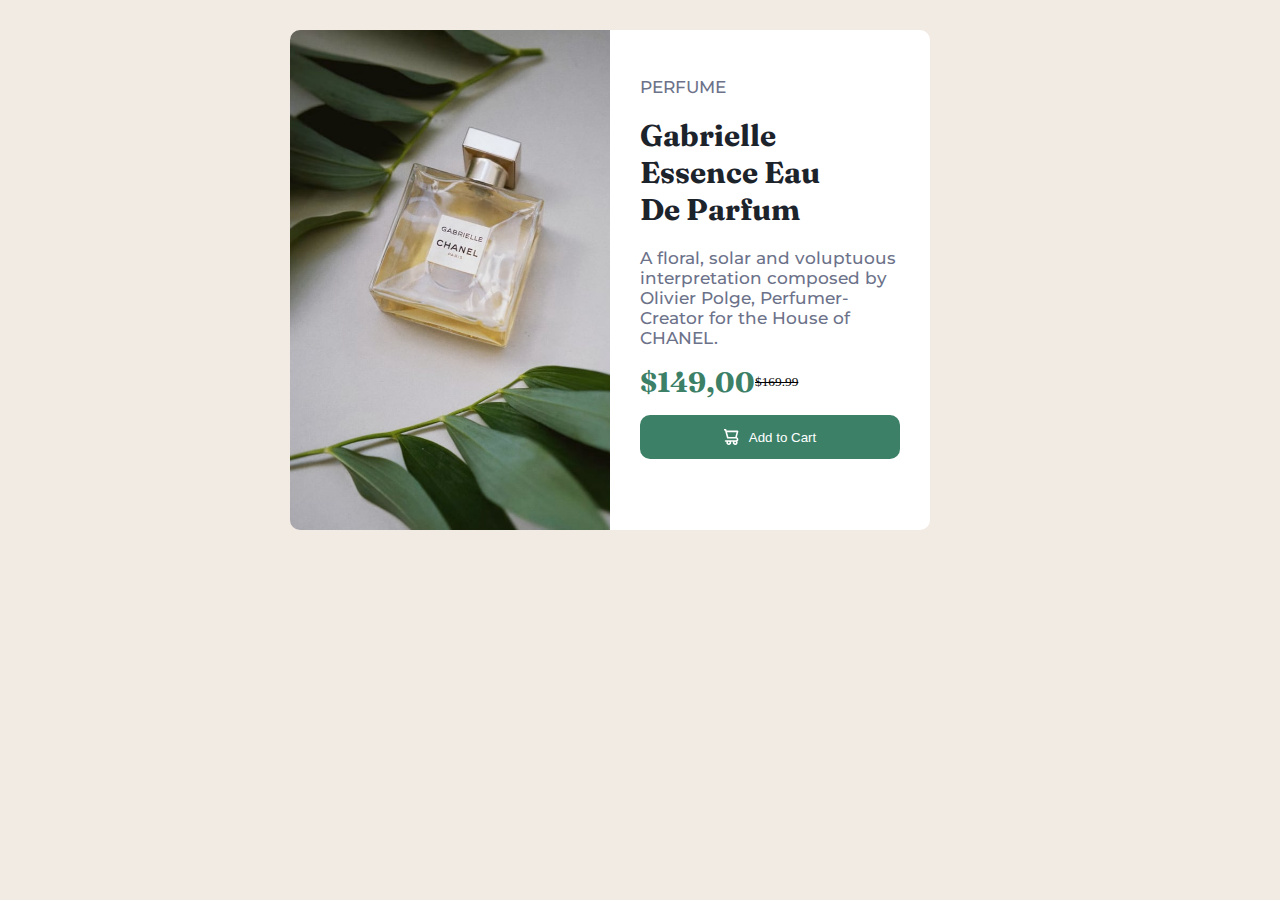
<file: Frontend_Mentor/product_preview_card_component/index.html>
<!DOCTYPE html>
<html lang="pt-br">
<head>
    <meta charset="UTF-8">
    <meta name="viewport" content="width=device-width, initial-scale=1.0">
    <title>Product preview card component</title>
    <link rel="stylesheet" href="estilo/mobile.css">
    <link rel="stylesheet" href="estilo/desktop.css">
    <link rel="shortcut icon" href="images/favicon-32x32.png" type="image/x-icon">
</head>
<body>
    <main>
        <figure>
            <img class="img_perfume" src="images/image-product-mobile.jpg" alt="">

            <img class="img_perfume_2" src="images/image-product-desktop.jpg" alt="">
        </figure>
        <section>
            <p class="text">PERFUME</p>

            <h1 class="title">Gabrielle Essence Eau De Parfum</h1>

            <p class="text">A floral, solar and voluptuous interpretation composed by Olivier Polge, Perfumer-Creator for the House of CHANEL.</p>

            <p><span>$149,00</span><s><sup>$169.99</sup></s></p>

            <button>
                <img src="images/icon-cart.svg" alt="">
                <p>Add to Cart</p>
            </button>

        </section>
    </main>
</body>
</html>
</file>
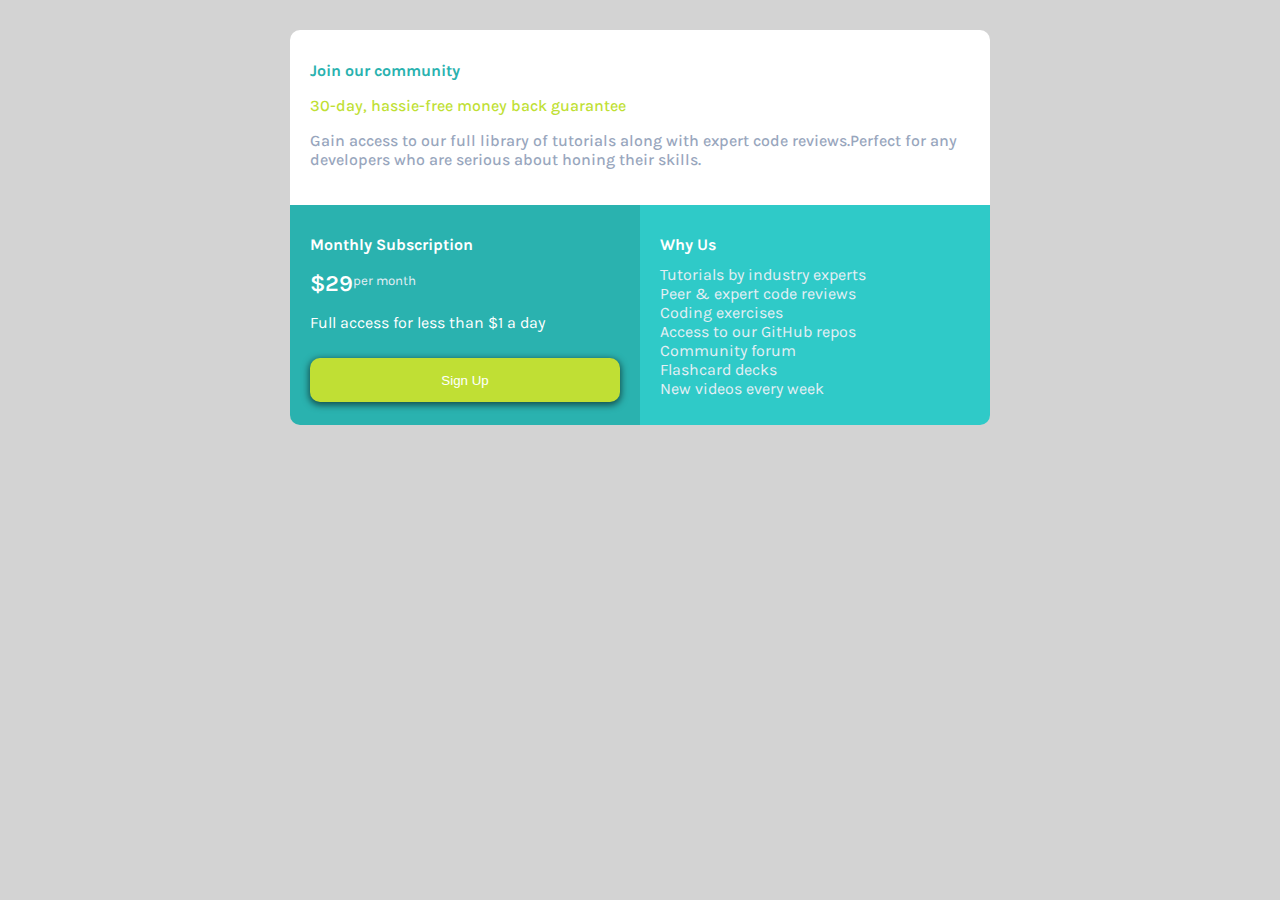
<file: Frontend_Mentor/single_price_grid_component/index.html>
<!DOCTYPE html>
<html lang="pt-br">
<head>
    <meta charset="UTF-8">
    <meta name="viewport" content="width=device-width, initial-scale=1.0">
    <title>Single Price Grid Component</title>
    <link rel="stylesheet" href="style/mobile.css">
    <link rel="stylesheet" href="style/desktop.css">
    <link rel="shortcut icon" href="images/favicon-32x32.png" type="image/x-icon">
</head>
<body>
    <main>
        <div class="box_1">
            <h1>Join our community</h1>

            <p class="box_1_text_1">30-day, hassie-free money back guarantee</p>

            <p class="box_1_text_2">Gain access to our full library of tutorials along with expert code reviews.Perfect for any developers who are serious about honing their skills.</p>
        </div>
        

        <div class="boxes">
            <div class="box_2">
                <h1>Monthly Subscription</h1>
                <p><span>$29</span><sup>per month</sup></p>
                <p class="box_2_text">Full access for less than $1 a day</p>
                <button>
                    <p>Sign Up</p>
                </button>
            </div>
            
            <div class="box_3">
                    <h1>Why Us</h1>
                    <ul>
                        <li>Tutorials by industry experts</li>
                        <li>Peer & expert code reviews</li>
                        <li>Coding exercises</li>
                        <li>Access to our GitHub repos</li>
                        <li>Community forum</li>
                        <li>Flashcard decks</li>
                        <li>New videos every week</li>
                    </ul>
            </div>
        </div>
       

    </main>
</body>
</html>
</file>
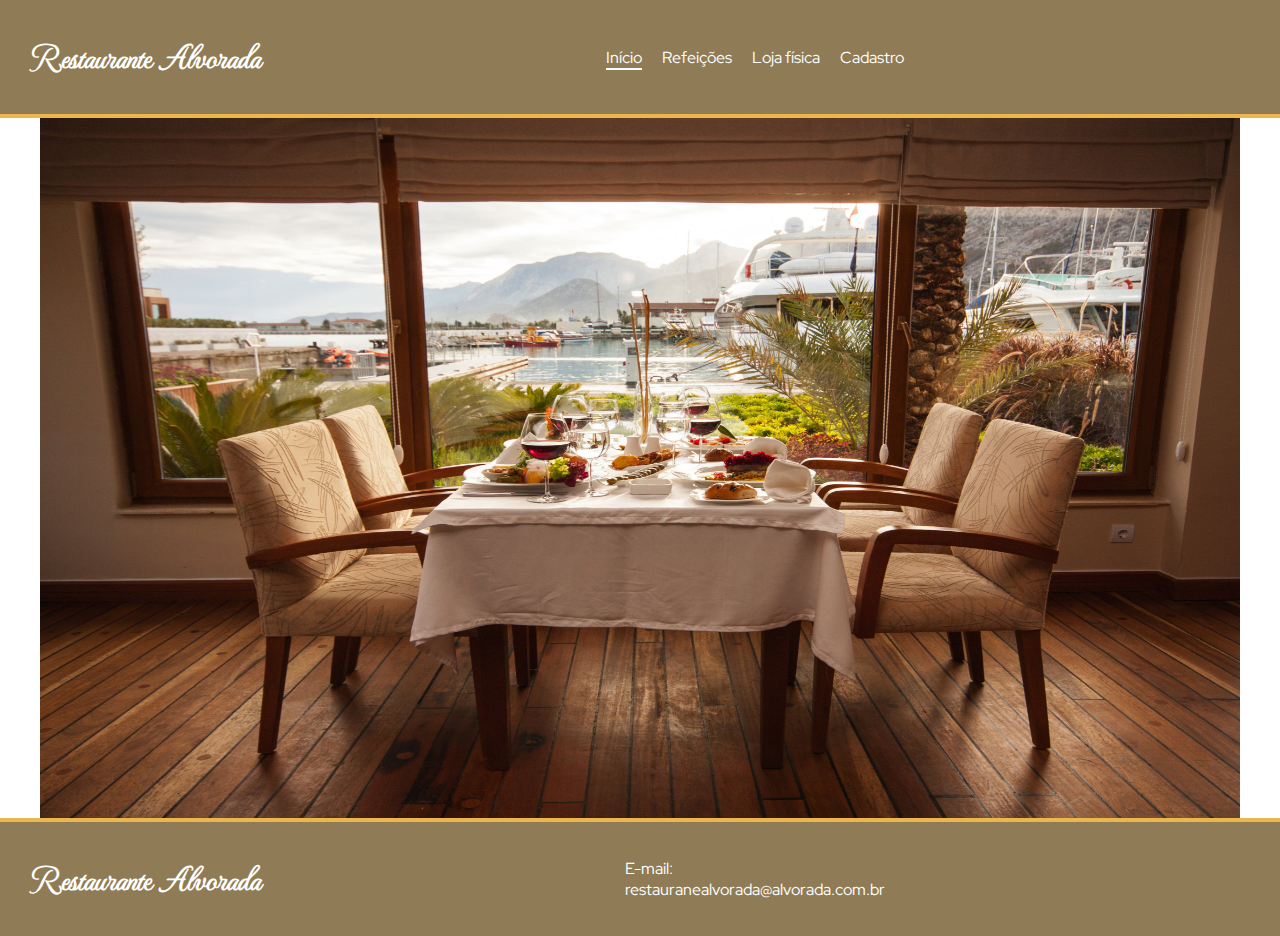
<file: Senac-Curso de HTML & CSS/senac_atividade_final/index.html>
<!DOCTYPE html>
<html lang="pt-br">
<head>
    <meta charset="UTF-8">
    <meta name="viewport" content="width=device-width, initial-scale=1.0">
    <title>Restaurante Alvorada</title>    
    <link rel="stylesheet" href="estilo/desktop.css">
    <link rel="stylesheet" href="estilo/inicio_mobile.css">
    
    <link rel="stylesheet" href="https://cdnjs.cloudflare.com/ajax/libs/font-awesome/6.4.2/css/all.min.css" integrity="sha512-z3gLpd7yknf1YoNbCzqRKc4qyor8gaKU1qmn+CShxbuBusANI9QpRohGBreCFkKxLhei6S9CQXFEbbKuqLg0DA==" crossorigin="anonymous" referrerpolicy="no-referrer" />

</head>
<body>
    <header class="topo">
        <div>
            <h1>Restaurante Alvorada</h1>
        </div>

        
            <nav>
                <ul class="links">
                    <li><a class="link_sub" href="#">Início</a></li>
                    <li><a href="refeicao.html">Refeições</a></li>
                    <li><a href="loja.html">Loja física</a></li>
                    <li><a href="cadastro.html">Cadastro</a></li>
                </ul>
            </nav>
            <div class="reserva">
                <i class="fa-brands fa-square-whatsapp fa-2xl"></i>
                <p></p>
            </div>
       
    </header>

    <main>
        <div class="banner">
            <img class="img_banner" src="imagem/pexels-pixabay-460537.jpg" alt="">
        </div>
    </main>

    <footer class="rodape">
        <div>
            <h1>Restaurante Alvorada</h1>
        </div>

        <div class="email">
            <p>E-mail:</p>
            <p>restauranealvorada@alvorada.com.br</p>
        </div>

        <div class="icones">
            <a href="#"><i class="fa-brands fa-square-instagram fa-xl"></i></a>

            <a href="#"><i class="fa-brands fa-square-facebook fa-xl"></i></a>

            <a href="#"><i class="fa-brands fa-square-x-twitter fa-xl"></i></a>
        </div>

    </footer>

    
</body>
</html>
</file>
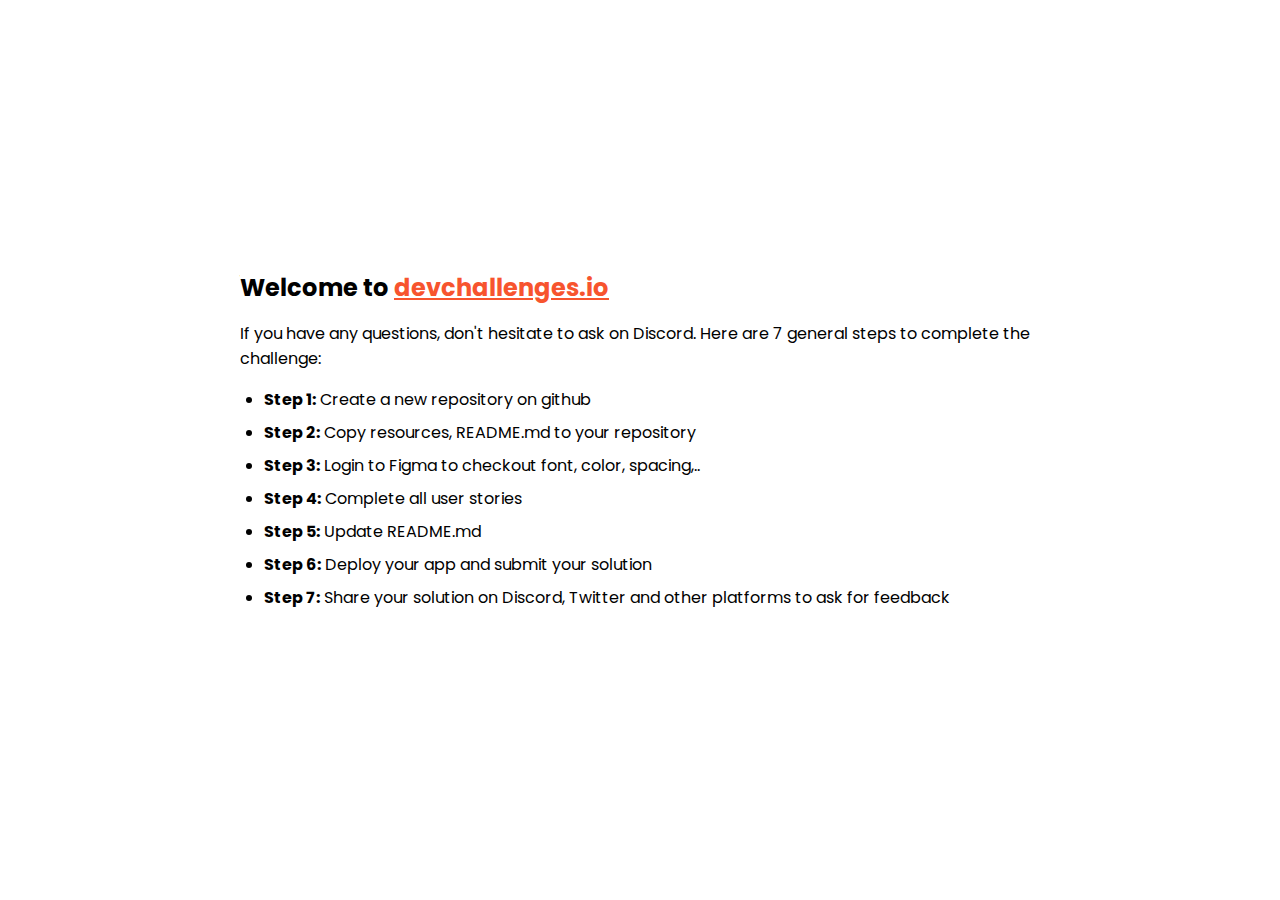
<file: Dev_challenges/recipe_page/images/index.html>
<!DOCTYPE html>
<html lang="en">
  <head>
    <meta charset="utf-8" />
    <meta
      name="viewport"
      content="width=device-width, initial-scale=1,
  maximum-scale=5"
    />

    <link rel="icon" href="devchallenges.png" />

    <link
      rel="shortcut icon"
      type="image/x-icon"
      href="https://devchallenges.io/"
    />

    <link
      href="https://fonts.googleapis.com/css2?family=Poppins:wght@400;500&display=swap"
      rel="stylesheet"
    />

    <title>Devchallenges</title>

    <style>
      body {
        font-family: "Poppins", sans-serif;
      }

      ul {
        padding-left: 24px;
      }

      li {
        margin-bottom: 8px;
      }

      .welcome {
        max-width: 800px;
        margin: 0 auto;
      }

      .welcome-text {
        margin-top: 30vh;
        font-weight: 500;
      }

      .welcome-text p {
        font-size: 1rem;
        font-weight: 400;
      }

      .welcome-text h1 {
        font-size: 1.5rem;
      }

      .welcome-text a {
        color: #f7542e;
      }
    </style>
  </head>
  <body>
    <div class="welcome">
      <div class="welcome-text">
        <h1>
          Welcome to
          <a href="https://devchallenges.io/" target="_blank"
            >devchallenges.io</a
          >
        </h1>

        <p>
          If you have any questions, don't hesitate to ask on Discord. Here are
          7 general steps to complete the challenge:
        </p>
      </div>

      <ul>
        <li><b>Step 1:</b> Create a new repository on github</li>
        <li><b>Step 2:</b> Copy resources, README.md to your repository</li>
        <li>
          <b>Step 3:</b> Login to Figma to checkout font, color, spacing,..
        </li>
        <li><b>Step 4:</b> Complete all user stories</li>
        <li><b>Step 5:</b> Update README.md</li>
        <li><b>Step 6:</b> Deploy your app and submit your solution</li>
        <li>
          <b>Step 7:</b> Share your solution on Discord, Twitter and other
          platforms to ask for feedback
        </li>
      </ul>
    </div>
  </body>
</html>
</file>
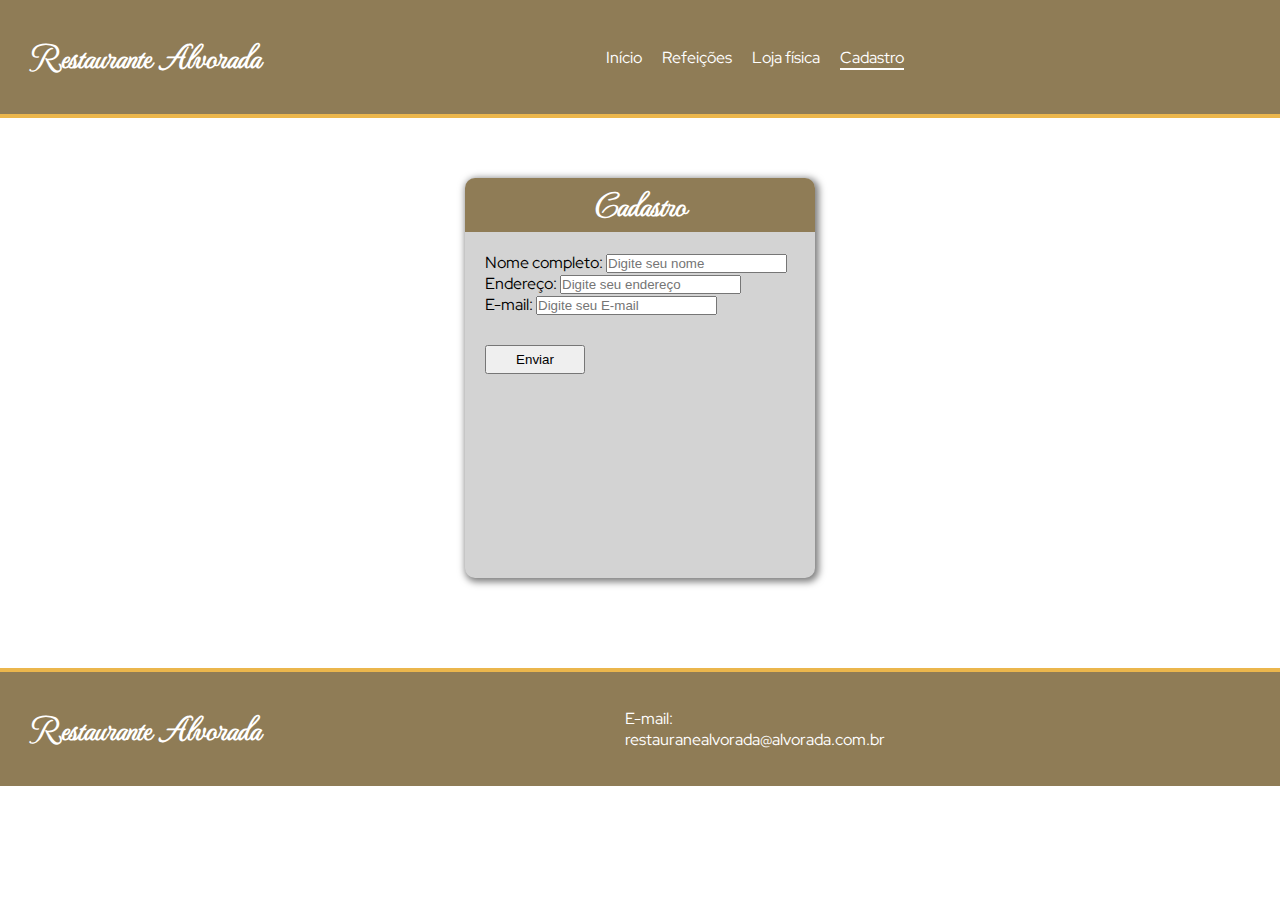
<file: Senac-Curso de HTML & CSS/senac_atividade_final/cadastro.html>
<!DOCTYPE html>
<html lang="pt-br">
<head>
    <meta charset="UTF-8">
    <meta name="viewport" content="width=device-width, initial-scale=1.0">
    <title>Cadastro</title>
    <link rel="stylesheet" href="estilo/cadastro.css">
    <link rel="stylesheet" href="estilo/cadastro_mobile.css">
    <link rel="stylesheet" href="https://cdnjs.cloudflare.com/ajax/libs/font-awesome/6.4.2/css/all.min.css" integrity="sha512-z3gLpd7yknf1YoNbCzqRKc4qyor8gaKU1qmn+CShxbuBusANI9QpRohGBreCFkKxLhei6S9CQXFEbbKuqLg0DA==" crossorigin="anonymous" referrerpolicy="no-referrer" />
</head>
<body>
    <header class="topo">
        <div>
            <h1>Restaurante Alvorada</h1>
        </div>

        
            <nav>
                <ul class="links">
                    <li><a href="index.html">Início</a></li>
                    <li><a href="refeicao.html">Refeições</a></li>
                    <li><a href="loja.html">Loja física</a></li>
                    <li><a class="link_sub" href="#">Cadastro</a></li>
                </ul>
            </nav>
            <div class="reserva">
                <i class="fa-brands fa-square-whatsapp fa-2xl"></i>
                <p></p>
            </div>
       
    </header>

    <main>
        <div class="form">
            <h1>Cadastro</h1>
            <form class="form_inside" action="" method="post">
                
                <label for="nome">Nome completo:</label>
                <input class="nome_1" type="text" name="nome" id="nome" placeholder="Digite seu nome"> <br>

                <label for="end">Endereço:</label>
                <input type="text" name="end" id="end" placeholder="Digite seu endereço"> <br>
                
                <label for="email">E-mail:</label>
                <input type="email" name="email" id="email" placeholder="Digite seu E-mail"> <br>

                

                <input class="botao" type="submit" value="Enviar">



            </form>
            
        </div>
    </main>

    <footer class="rodape">
        <div>
            <h1>Restaurante Alvorada</h1>
        </div>

        <div class="email">
            <p>E-mail:</p>
            <p>restauranealvorada@alvorada.com.br</p>
        </div>

        <div class="icones">
            <a href="#"><i class="fa-brands fa-square-instagram fa-xl"></i></a>

            <a href="#"><i class="fa-brands fa-square-facebook fa-xl"></i></a>

            <a href="#"><i class="fa-brands fa-square-x-twitter fa-xl"></i></a>
        </div>

    </footer>
</body>
</html>
</file>
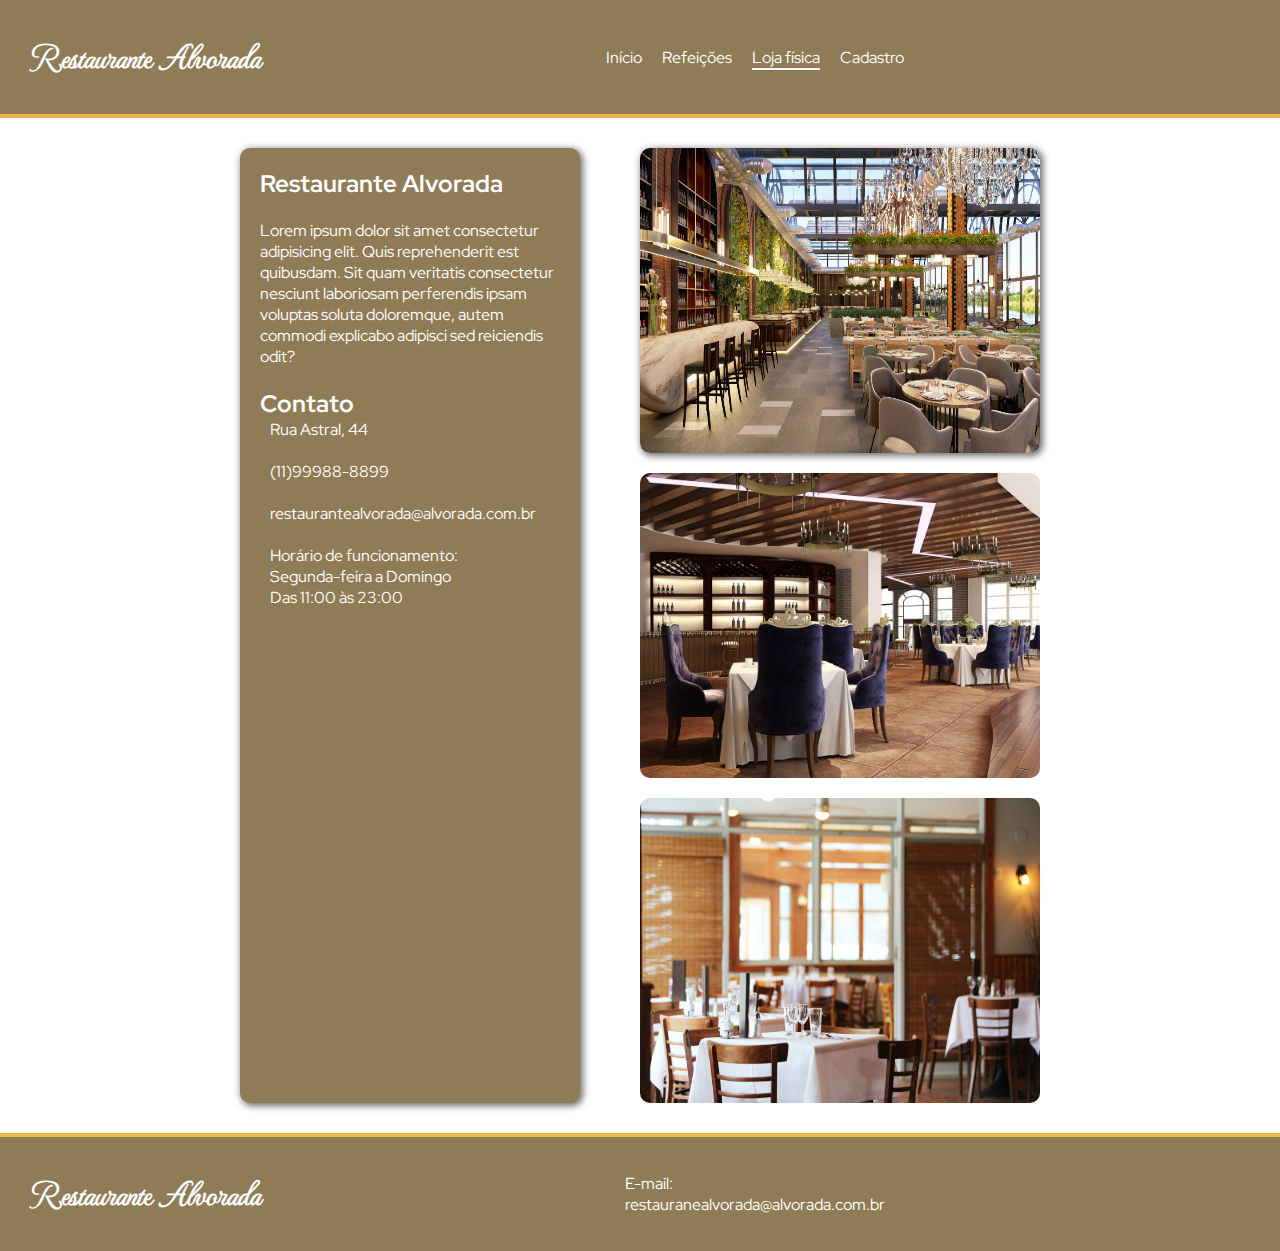
<file: Senac-Curso de HTML & CSS/senac_atividade_final/loja.html>
<!DOCTYPE html>
<html lang="pt-br">
<head>
    <meta charset="UTF-8">
    <meta name="viewport" content="width=device-width, initial-scale=1.0">
    <title>Loja</title>
    <link rel="stylesheet" href="estilo/loja.css">
    <link rel="stylesheet" href="estilo/loja_mobile.css">
    <link rel="stylesheet" href="https://cdnjs.cloudflare.com/ajax/libs/font-awesome/6.4.2/css/all.min.css" integrity="sha512-z3gLpd7yknf1YoNbCzqRKc4qyor8gaKU1qmn+CShxbuBusANI9QpRohGBreCFkKxLhei6S9CQXFEbbKuqLg0DA==" crossorigin="anonymous" referrerpolicy="no-referrer" />
</head>
<body>
    <header class="topo">
        <div>
            <h1>Restaurante Alvorada</h1>
        </div>

        
            <nav>
                <ul class="links">
                    <li><a href="index.html">Início</a></li>
                    <li><a href="refeicao.html">Refeições</a></li>
                    <li><a class="link_sub" href="#">Loja física</a></li>
                    <li><a href="cadastro.html">Cadastro</a></li>
                    
                </ul>
            </nav>
            <div class="reserva">
                <i class="fa-brands fa-square-whatsapp fa-2xl"></i>
                <p></p>
            </div>
       
    </header>

    <main class="container">
        <div class="loja_info">
            <h2>Restaurante Alvorada</h2><br>
            <p>Lorem ipsum dolor sit amet consectetur adipisicing elit. Quis reprehenderit est quibusdam. Sit quam veritatis consectetur nesciunt laboriosam perferendis ipsam voluptas soluta doloremque, autem commodi explicabo adipisci sed reiciendis odit?</p> <br>

            <div class="info-contato">
                    <h2>Contato</h2>
                    <div class="info">
                        <i class="fa-solid fa-house"></i> <p>Rua Astral, 44</p>
                    </div>
                 <br>

                    <div class="info">
                        <i class="fa-solid fa-square-phone"></i> <p>(11)99988-8899</p>
                    </div>
                 <br>

                 <div class="info">
                    <i class="fa-regular fa-envelope"></i> <p>restaurantealvorada@alvorada.com.br</p>
                 </div>
                 <br>



                 <div class="info_1">
                    <i class="fa-solid fa-clock"></i>

                    <div>
                        <p>Horário de funcionamento:</p>
                        <p>Segunda-feira a Domingo</p>
                        <p>Das 11:00 às 23:00</p>
                    </div>
                    <br>

                    
                 </div>

                    <!-- <div>
                        <i class="fa-brands fa-whatsapp fa-2xl" style="color: #25d366;"></i>
                    </div>
                  -->
                
            </div>

        </div>
        <div class="loja_img_1">
            <img class="img_container" src="imagem/local-1-pexels-quark-studio-3201921.jpg" alt="">
        </div>
        <div class="loja_img_2">
            <img class="img_container" src="imagem/local-2-pexels-pixabay-262047.jpg" alt="">
        </div>
        <div class="loja_img_3">
            <img class="img_container" src="imagem/local-3-pexels-life-of-pix-67468.jpg" alt="">
        </div>
       
    </main>

    <footer class="rodape">
        <div>
            <h1>Restaurante Alvorada</h1>
        </div>

        <div class="email">
            <p>E-mail:</p>
            <p>restauranealvorada@alvorada.com.br</p>
        </div>

        <div class="icones">
            <a href="#"><i class="fa-brands fa-square-instagram fa-xl"></i></a>

            <a href="#"><i class="fa-brands fa-square-facebook fa-xl"></i></a>

            <a href="#"><i class="fa-brands fa-square-x-twitter fa-xl"></i></a>
        </div>

    </footer>
</body>
</html>
</file>
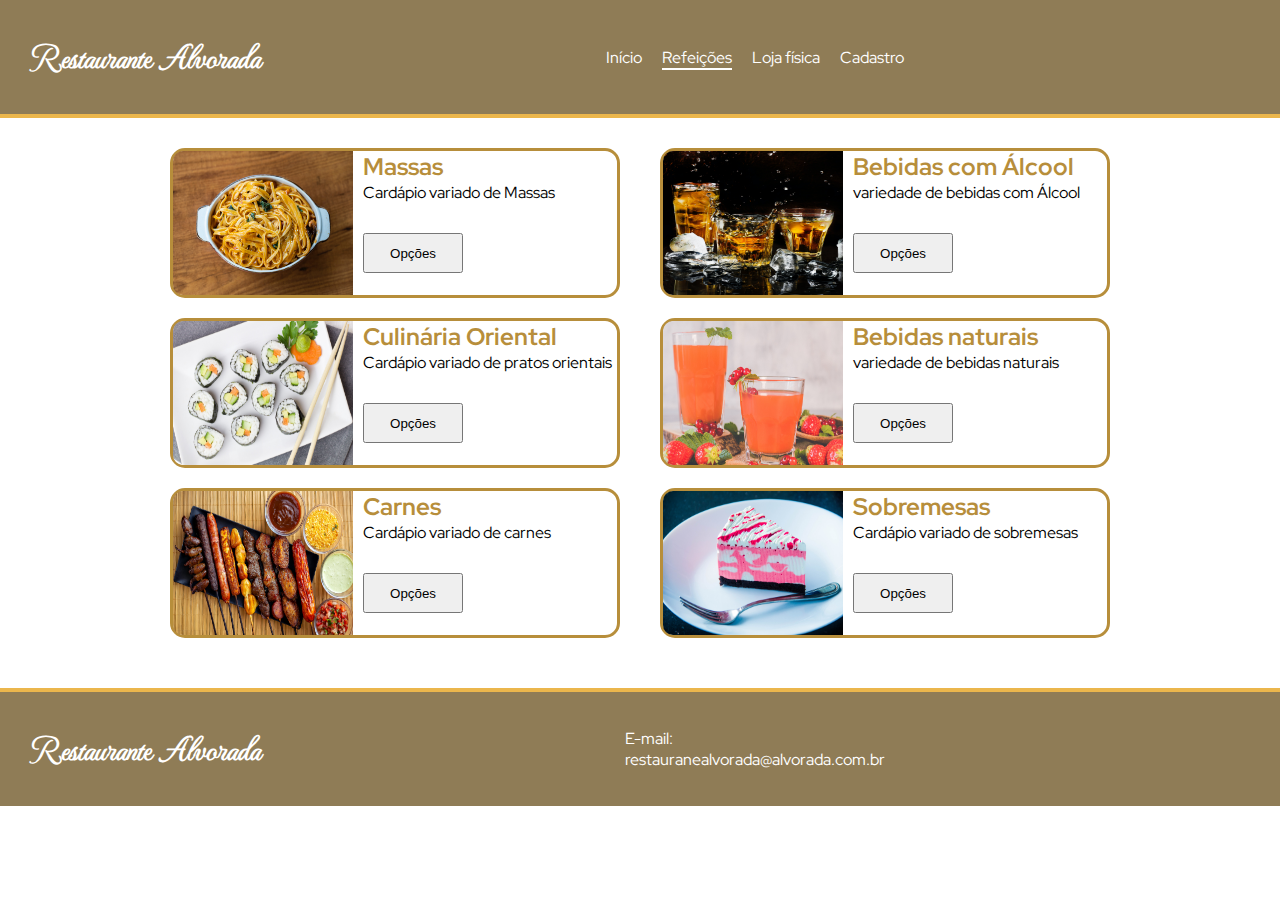
<file: Senac-Curso de HTML & CSS/senac_atividade_final/refeicao.html>
<!DOCTYPE html>
<html lang="pt-br">
<head>
    <meta charset="UTF-8">
    <meta http-equiv="X-UA-Compatible" content="IE=edge">
    <meta name="viewport" content="width=device-width, initial-scale=1.0">
    <title>Refeição</title>
    <link rel="stylesheet" href="estilo/refeicao.css">
    <link rel="stylesheet" href="estilo/refeicao_mobile.css">
    <link rel="stylesheet" href="https://cdnjs.cloudflare.com/ajax/libs/font-awesome/6.4.2/css/all.min.css" integrity="sha512-z3gLpd7yknf1YoNbCzqRKc4qyor8gaKU1qmn+CShxbuBusANI9QpRohGBreCFkKxLhei6S9CQXFEbbKuqLg0DA==" crossorigin="anonymous" referrerpolicy="no-referrer" />

</head>
<body>
    <body>
        <header class="topo">
            <div>
                <h1>Restaurante Alvorada</h1>
            </div>
    
            
                <nav>
                    <ul class="links">
                        <li><a href="index.html">Início</a></li>
                        <li><a class="link_sub" href="refeicao.html">Refeições</a></li>
                        <li><a href="loja.html">Loja física</a></li>
                        <li><a href="cadastro.html">Cadastro</a></li>
                    </ul>
                </nav>
                <div class="reserva">
                    <i class="fa-brands fa-square-whatsapp fa-2xl"></i>
                    <p></p>
                </div>
           
        </header>

        <main class="menu">
            <div class="bloco_teste">
                <div class="bloco">
                    <img class="img_food" src="imagem/pexels-engin-akyurt-3209101-massas.jpg" alt="">
                    <div>
                        <h2>Massas</h2>
                        <p>Cardápio variado de Massas</p>
                        <button class="btn">
                            <p>Opções</p>
                        </button>
                    </div>
                </div>
                <div class="bloco">
                    <img class="img_food" src="imagem/pexels-pixabay-357756-oriental2.jpg" alt="">
                    <div>
                        <h2>Culinária Oriental</h2>
                        <p>Cardápio variado de pratos orientais</p>
                        <button class="btn">
                            <p>Opções</p>
                        </button>
                    </div>
                </div>
                <div class="bloco">
                    <img class="img_food" src="imagem/pexels-gustavo-peres-9200388-carne2.jpg" alt="">
                    <div>
                        <h2>Carnes</h2>
                        <p>Cardápio variado de carnes</p>
                        <button class="btn">
                            <p>Opções</p>
                        </button>
                    </div>
                </div>
            </div>
            <div class="bloco_teste">
                <div class="bloco">
                    <img class="img_food" src="imagem/pexels-prem-pal-singh-tanwar-602750-bebidas alcool.jpg" alt="">
                    <div>
                        <h2>Bebidas com Álcool</h2>
                        <p>variedade de bebidas com Álcool</p>
                        <button class="btn">
                            <p>Opções</p>
                        </button>
                    </div>
                </div>
                <div class="bloco">
                    <img class="img_food" src="imagem/pexels-ylanite-koppens-2479243-natural.jpg" alt="">
                    <div>
                        <h2>Bebidas naturais</h2>
                        <p>variedade de bebidas naturais</p>
                        <button class="btn">
                            <p>Opções</p>
                        </button>
                    </div>
                </div>
                <div class="bloco">
                    <img class="img_food" src="imagem/pexels-eric-mufasa-1414234-sorvete.jpg" alt="">
                    <div>
                        <h2>Sobremesas</h2>
                        <p>Cardápio variado de sobremesas</p>
                        <button class="btn">
                            <p>Opções</p>
                        </button>
                    </div>
                </div>
            </div>
            

        </main>

        <footer class="rodape">
            <div>
                <h1>Restaurante Alvorada</h1>
            </div>
    
            <div class="email">
                <p>E-mail:</p>
                <p>restauranealvorada@alvorada.com.br</p>
            </div>
    
            <div class="icones">
                <a href="#"><i class="fa-brands fa-square-instagram fa-xl"></i></a>
    
                <a href="#"><i class="fa-brands fa-square-facebook fa-xl"></i></a>
    
                <a href="#"><i class="fa-brands fa-square-x-twitter fa-xl"></i></a>
            </div>
    
        </footer>
</body>
</html>
</file>
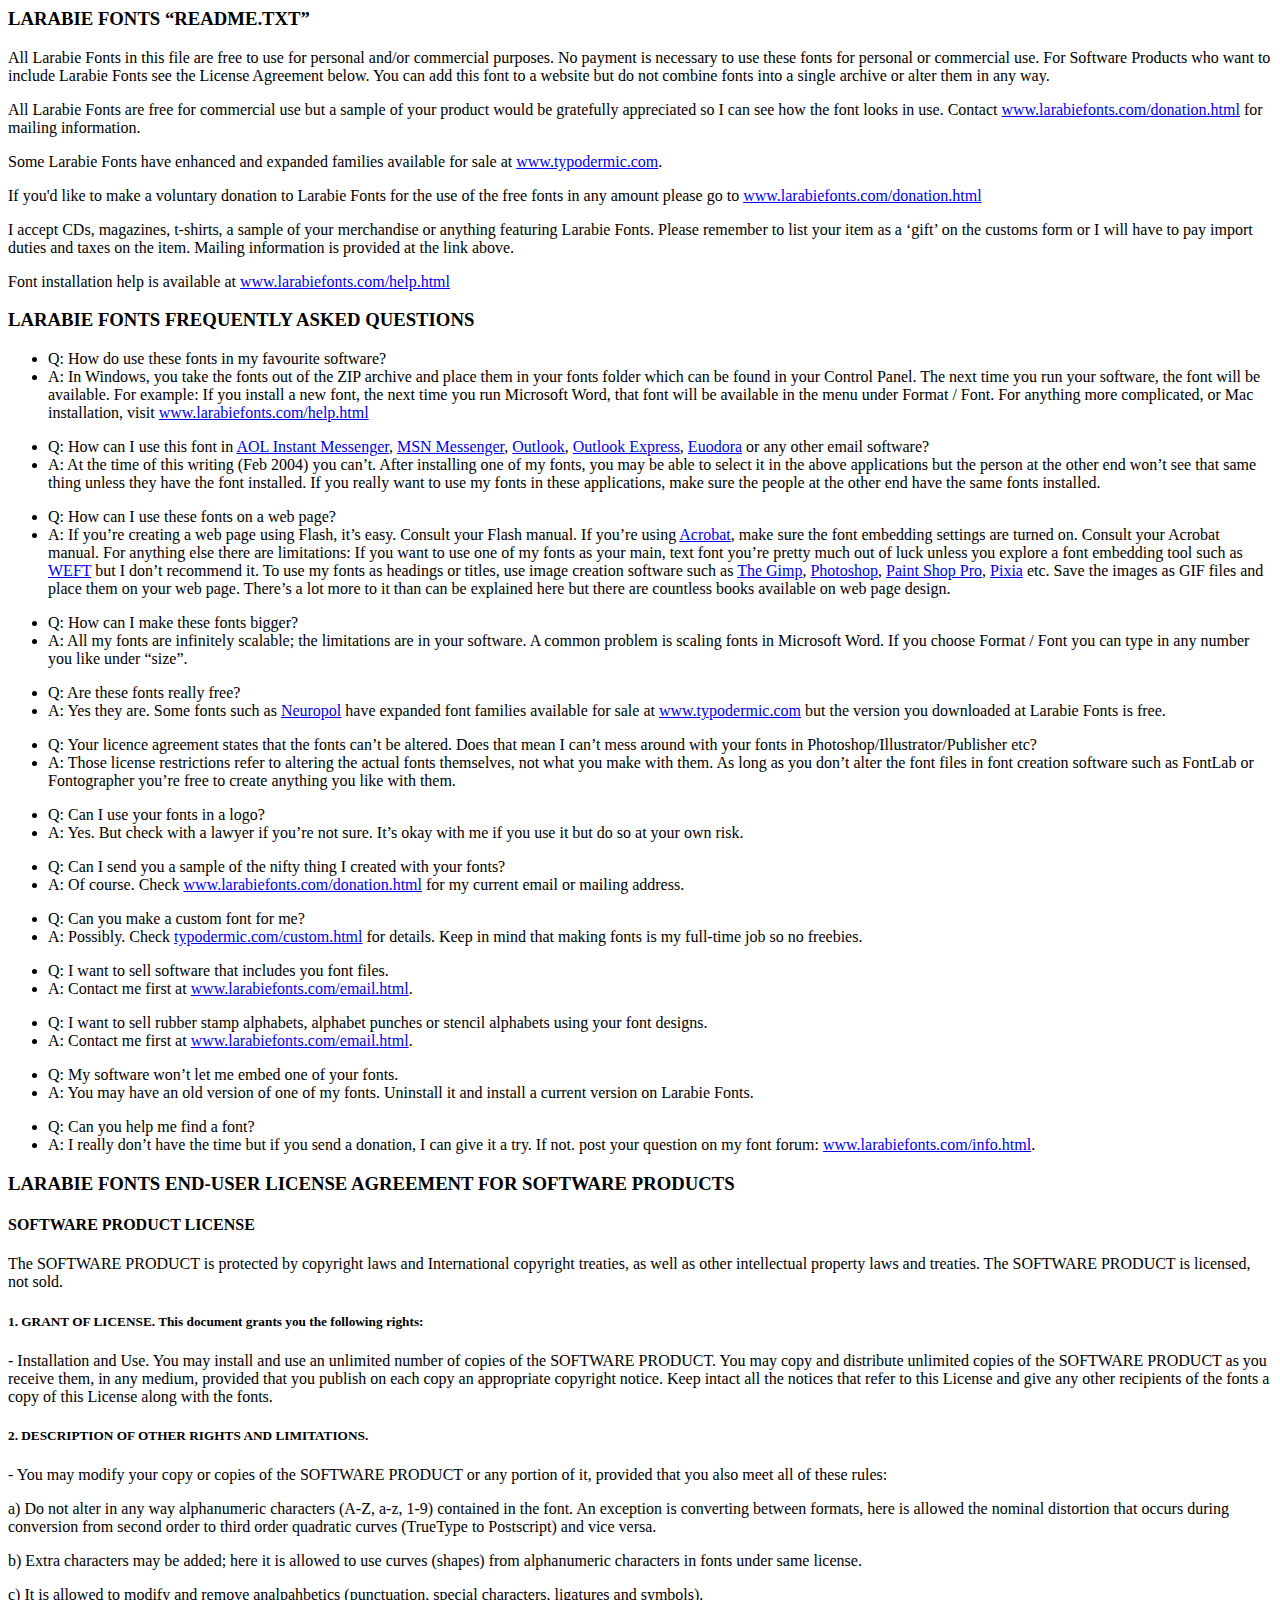
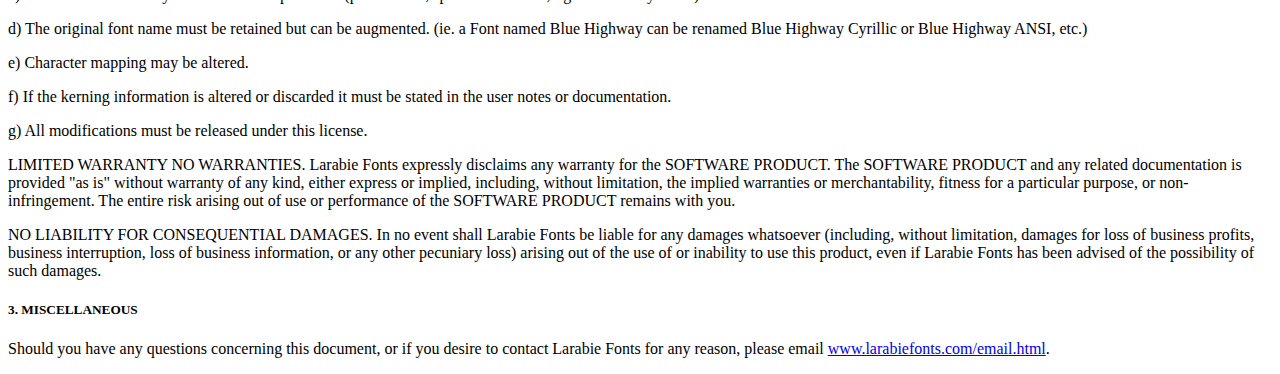
<file: vanquish_project/font/read_me.html>
<html><head><title>Larabie Fonts "read me" file, license and FAQ</title><meta http-equiv="Content-Type" content="text/html; charset=iso-8859-1"><meta name="keywords" content="typodermic,typo dermic,fonts,Larabie,Larabie Fonts,fontd,fotn,fnots,fons,fots,fnts,font,truetype,typefaces,typeface,logo,ttf,opentype,larbie,laribie,larby,larabee,lairby,larrabie,larraby,laraby,typography,Type1,postscript,macintosh,windows,design,lettering,type"><font face="Georgia"><h3>LARABIE FONTS �README.TXT�</h3><p>All Larabie Fonts in this file are free to use for personal and/or commercial purposes. No payment is necessary to use these fonts for personal or commercial use. For Software Products who want to include Larabie Fonts see the License Agreement below. You can add this font to a website but do not combine fonts into a single archive or alter them in any way.</p><p>All Larabie Fonts are free for commercial use but a sample of your product would be gratefully appreciated so I can see how the font looks in use. Contact <a href="http://www.larabiefonts.com/donation.html">www.larabiefonts.com/donation.html</a> for mailing information.</p><p>Some Larabie Fonts have enhanced and expanded families available for sale at <a href="http://www.typodermic.com">www.typodermic.com</a>.</p><p>If you'd like to make a voluntary donation to Larabie Fonts for the use of the free fonts in any amount please go to <a href="http://www.larabiefonts.com/donation.html">www.larabiefonts.com/donation.html</a></p><p>I accept CDs, magazines, t-shirts, a sample of your merchandise or anything featuring Larabie Fonts. Please remember to list your item as a �gift� on the customs form or I will have to pay import duties and taxes on the item. Mailing information is provided at the link above.</p><p>Font installation help is available at <a href="http://www.larabiefonts.com/help.html">www.larabiefonts.com/help.html</a></p><h3>LARABIE FONTS FREQUENTLY ASKED QUESTIONS</h3><ul><li>Q: How do use these fonts in my favourite software?<li>A: In Windows, you take the fonts out of the ZIP archive and place them in your fonts folder which can be found in your Control Panel. The next time you run your software, the font will be available. For example: If you install a new font, the next time you run Microsoft Word, that font will be available in the menu under Format / Font. For anything more complicated, or Mac installation, visit <a href="http://www.larabiefonts.com/help.html">www.larabiefonts.com/help.html</a></ul><ul><li>Q: How can I use this font in <a href="http://www.aol.com/aim/">AOL Instant Messenger</a>, <a href="http://messenger.msn.com/">MSN Messenger</a>, <a href="http://www.microsoft.com/office/outlook/">Outlook</a>, <a href="http://www.microsoft.com/office/outlook/">Outlook Express</a>, <a href="http://www.eudora.com/">Euodora</a> or any other email software?<li>A: At the time of this writing (Feb 2004) you can�t. After installing one of my fonts, you may be able to select it in the above applications but the person at the other end won�t see that same thing unless they have the font installed. If you really want to use my fonts in these applications, make sure the people at the other end have the same fonts installed.</ul><ul><li>Q: How can I use these fonts on a web page?<li>A: If you�re creating a web page using Flash, it�s easy. Consult your Flash manual. If you�re using <a href="http://www.adobe.com/products/acrobat/">Acrobat</a>, make sure the font embedding settings are turned on. Consult your Acrobat manual. For anything else there are limitations: If you want to use one of my fonts as your main, text font you�re pretty much out of luck unless you explore a font embedding tool such as <a href="http://www.microsoft.com/typography/web/embedding/weft/">WEFT</a> but I don�t recommend it. To use my fonts as headings or titles, use image creation software such as <a href="http://www.gimp.org/">The Gimp</a>, <a href="http://www.adobe.com/products/photoshop/">Photoshop</a>, <a href="http://www.jasc.com/">Paint Shop Pro</a>, <a href="http://www.google.com/search?q=pixia">Pixia</a> etc. Save the images as GIF files and place them on your web page. There�s a lot more to it than can be explained here but there are countless books available on web page design.</ul><ul><li>Q: How can I make these fonts bigger?<li>A: All my fonts are infinitely scalable; the limitations are in your software. A common problem is scaling fonts in Microsoft Word. If you choose Format / Font you can type in any number you like under �size�.</ul><ul><li>Q: Are these fonts really free?<li>A: Yes they are. Some fonts such as <a href="http://www.typodermic.com/fonts/19.html">Neuropol</a> have expanded font families available for sale at <a href="http://www.typodermic.com">www.typodermic.com</a> but the version you downloaded at Larabie Fonts is free.</ul><ul><li>Q: Your licence agreement states that the fonts can�t be altered. Does that mean I can�t mess around with your fonts in Photoshop/Illustrator/Publisher etc?<li>A: Those license restrictions refer to altering the actual fonts themselves, not what you make with them. As long as you don�t alter the font files in font creation software such as FontLab or Fontographer you�re free to create anything you like with them.</ul><ul><li>Q: Can I use your fonts in a logo?<li>A: Yes. But check with a lawyer if you�re not sure. It�s okay with me if you use it but do so at your own risk.</ul><ul><li>Q: Can I send you a sample of the nifty thing I created with your fonts?<li>A: Of course. Check <a href="http://www.larabiefonts.com/donation.html">www.larabiefonts.com/donation.html</a> for my current email or mailing address.</ul><ul><li>Q: Can you make a custom font for me?<li>A: Possibly. Check <a href="http://typodermic.com/custom.html">typodermic.com/custom.html</a> for details. Keep in mind that making fonts is my full-time job so no freebies.</ul><ul><li>Q: I want to sell software that includes you font files.<li>A: Contact me first at <a href="http://www.larabiefonts.com/email.html">www.larabiefonts.com/email.html</a>.</ul><ul><li>Q: I want to sell rubber stamp alphabets, alphabet punches or stencil alphabets using your font designs.<li>A: Contact me first at <a href="http://www.larabiefonts.com/email.html">www.larabiefonts.com/email.html</a>.</ul><ul><li>Q: My software won�t let me embed one of your fonts.<li>A: You may have an old version of one of my fonts. Uninstall it and install a current version on Larabie Fonts.</ul><ul><li>Q: Can you help me find a font?<li>A: I really don�t have the time but if you send a donation, I can give it a try. If not. post your question on my font forum: <a href="http://www.larabiefonts.com/info.html">www.larabiefonts.com/info.html</a>.</ul><h3>LARABIE FONTS END-USER LICENSE AGREEMENT FOR SOFTWARE PRODUCTS</h3><h4>SOFTWARE PRODUCT LICENSE</h4><p>The SOFTWARE PRODUCT is protected by copyright laws and International copyright treaties, as well as other intellectual property laws and treaties. The SOFTWARE PRODUCT is licensed, not sold.</p><h5>1. GRANT OF LICENSE. This document grants you the following rights:</h5><p>- Installation and Use. You may install and use an unlimited number of copies of the SOFTWARE PRODUCT.  You may copy and distribute unlimited copies of the SOFTWARE PRODUCT as you receive them, in any medium, provided that you publish on each copy an appropriate copyright notice. Keep intact all the notices that refer to this License and give any other recipients of the fonts a copy of this License along with the fonts.</p><h5>2. DESCRIPTION OF OTHER RIGHTS AND LIMITATIONS.</h5><p>- You may modify your copy or copies of the SOFTWARE PRODUCT or any portion of it, provided that you also meet all of these rules:</p><p>a) Do not alter in any way alphanumeric characters (A-Z, a-z, 1-9) contained in the font. An exception is converting between formats, here is allowed the nominal distortion that occurs during conversion from second order to third order quadratic curves (TrueType to Postscript) and vice versa.</p><p>b) Extra characters may be added; here it is allowed to use curves (shapes) from alphanumeric characters in fonts under same license.</p><p>c) It is allowed to modify and remove analpahbetics (punctuation, special characters, ligatures and symbols).</p><p>d) The original font name must be retained but can be augmented. (ie. a Font named Blue Highway can be renamed Blue Highway Cyrillic or Blue Highway ANSI, etc.)</p><p>e) Character mapping may be altered.</p><p>f) If the kerning information is altered or discarded it must be stated in the user notes or documentation.</p><p>g) All modifications must be released under this license.</p></p>LIMITED WARRANTY NO WARRANTIES. Larabie Fonts expressly disclaims any warranty for the SOFTWARE PRODUCT. The SOFTWARE PRODUCT and any related documentation is provided "as is" without warranty of any kind, either express or implied, including, without limitation, the implied warranties or merchantability, fitness for a particular purpose, or non-infringement. The entire risk arising out of use or performance of the SOFTWARE PRODUCT remains with you.</p><p>NO LIABILITY FOR CONSEQUENTIAL DAMAGES. In no event shall Larabie Fonts be liable for any damages whatsoever (including, without limitation, damages for loss of business profits, business interruption, loss of business information, or any other pecuniary loss) arising out of the use of or inability to use this product, even if Larabie Fonts has been advised of the possibility of such damages.</p><h5>3. MISCELLANEOUS</h5><p>Should you have any questions concerning this document, or if you desire to contact Larabie Fonts for any reason, please email <a href="http://www.larabiefonts.com/email.html">www.larabiefonts.com/email.html</a>.</p></font></BODY></HTML>
</file>
<file: Site_viagens/estilo/desktop.css>
@charset "utf-8";

@import url('https://fonts.googleapis.com/css2?family=Roboto:ital,wght@0,100;0,300;0,400;0,500;0,700;0,900;1,100;1,300;1,400;1,500;1,700;1,900&display=swap');


*{
    margin: 0;
    padding: 0;
    box-sizing: border-box;
}

body{
    width: 100%;
    height: 100%;
    font-family: 'Roboto', sans-serif;

}

.top{
    width: 100%;
    height: 800px;
    background-image: url("../imagens/topo-pexels-zekai-zhu-11827007.jpg");
    background-size: cover;
   
}

.topo{
    display: flex;
    flex-direction: row;
    justify-content: space-between;
    align-items: center;
    width: 100%;
    padding: 10px;
    /* height: 80px; */
    /* background-color: rgba(0, 0, 0, 0.449); */
    background-color: rgba(235, 108, 108, 0.472);
}

#burguer{
    cursor: pointer;
    display: none;
    transition: all 0.5s;
}

#burguer:hover{
    color: white;
}

nav{
    display: flex;
    flex-direction: row;
    justify-content: space-around;
    column-gap: 10px;
    width: 100%;
}

.logo{
    color: white;
    font-size: 30px;
}

nav a{
    text-decoration: none;
    color: white;
    font-size: 18px;
}

nav a:hover{
    color: rgb(226, 4, 4);
    transition: 0.4s;
}

li{
    list-style: none;
}

.formularios{
    width: 100%;
    display: flex;
    flex-direction: column;
    justify-content: center;
    align-items: center;
    padding-top: 210px;
    
}

.formularios h1{
    color: white;
}

.formularios p{
    color: white;
}

.formularios_1{
    width: 100%;
display: flex;
flex-direction: row;
justify-content: center;
    align-items: center;
    column-gap: 30px;
    margin-top: 30px;
}

input{
    height: 30px;
    width: 150px;
}

button{
    width: 200px;
    height: 30px;
    border: none;
    cursor: pointer;
    transition: 0.7s;
    border-radius: 5px;
}

button:hover{
    background-color: rgb(186, 183, 183);
    transition: 0.7s;
}


/* ------------------------------------ */

.bloco_1{
    width: 100%;
    display: flex;
    flex-direction: column;
    align-items: center;
    margin-top: 30px;
    

}

.destinations_img_1{
    width: 180px;
    height: 230px;
    border-radius: 15px;
   box-shadow: 2px 2px 8px 2px rgba(0, 0, 0, 0.544);
}

/* .destinations_img_1:hover
border-top: 5px solid rgba(235, 108, 108, 0.472); */

.tokyo{
    width: 180px;
    height: 230px;
    border-radius: 10px;
    position: absolute;
}

.tokyo_img{
    width: 100%;
    height: 100%;
    border-radius: 10px;
    
}

.legenda_tokyo{
    position: relative;
    top: 200px;
    background-color: rgba(0, 0, 0, 0.392);
    border-radius: 0px 0px 10px 10px;
    height: 30px;
}

.legenda_tokyo p{
    color: white;
    font-weight: 600;
    margin-left: 20px;
    padding-top: 5px;
    
}

.destinations_img_2{
    width: 180px;
    height: 230px;
    border-radius: 15px;
   box-shadow: 2px 2px 8px 2px rgba(0, 0, 0, 0.544);
}

.paris{
    width: 180px;
    height: 230px;
    border-radius: 10px;
    position: absolute;
}

.paris_img{
    width: 100%;
    height: 100%;
    border-radius: 10px;
    
}

.legenda_paris{
    position: relative;
    top: 200px;
    background-color: rgba(0, 0, 0, 0.392);
    border-radius: 0px 0px 10px 10px;
    height: 30px;
}

.legenda_paris p{
    color: white;
    font-weight: 600;
    margin-left: 20px;
    padding-top: 5px;
    
}

.destinations_img_3{
    width: 180px;
    height: 230px;
    border-radius: 15px;
   box-shadow: 2px 2px 8px 2px rgba(0, 0, 0, 0.544);
}

.seoul{
    width: 180px;
    height: 230px;
    border-radius: 10px;
    position: absolute;
}

.seoul_img{
    width: 100%;
    height: 100%;
    border-radius: 10px;
    
}

.legenda_seoul{
    position: relative;
    top: 200px;
    background-color: rgba(0, 0, 0, 0.392);
    border-radius: 0px 0px 10px 10px;
    height: 30px;
}

.legenda_seoul p{
    color: white;
    font-weight: 600;
    margin-left: 20px;
    padding-top: 5px;
    
}

.destinations_img_4{
    
    width: 180px;
    height: 230px;
    border-radius: 15px;
    box-shadow: 2px 2px 8px 2px rgba(0, 0, 0, 0.544);
    overflow: hidden;
}

 .london{
    width: 180px;
    height: 230px;
    border-radius: 10px;
    position: absolute;
    
    overflow: hidden;
} 


.london_img{
    width: 100%;
    height: 100%;
    border-radius: 10px;
    
}




/* .london_img:hover{
    border: 3px solid rgba(235, 108, 108, 0.472);
    transition: 0.9s;
} */

.legenda_london{
    position: relative;
    top: 200px;
    background-color: rgba(0, 0, 0, 0.392);
    border-radius: 0px 0px 10px 10px;
    height: 30px;
}

.legenda_london p{
    color: white;
    font-weight: 600;
    margin-left: 20px;
    padding-top: 5px;
    
}



.paris_img{
    width: 100%;
    height: 100%;
    border-radius: 10px;
}

.seoul_img{
    width: 100%;
    height: 100%;
    border-radius: 10px;
}

.london_img{
    width: 100%;
    height: 100%;
    border-radius: 10px;
}

.img_block_destinations{
    display: flex;
    flex-direction: row;
    column-gap: 50px;
    margin-top: 30px;
}

/* -------------------------------------------- */


.bloco_2{
    display: flex;
    flex-direction: column;
    align-items: center;
    margin-top: 30px;
}

.card_1{
    width: 230px;
    height: 220px;
    display: flex;
    flex-direction: column;
    border: 1px solid gray;
    border-radius: 5px 5px 5px 5px;
    position: relative;
    box-shadow: 2px 2px 8px 2px rgba(0, 0, 0, 0.407);
    overflow: hidden
    
}

.card_img{
    width: 230px;
    height: 130px;
    overflow: hidden;
    
}

.france_img{
    width: 100%;
    height: 130px;
    border-radius: 5px 5px 0px 0px;
}

.france_img:hover{
    transform: scale(1.3);
    transition: 0.7s;
}

.legenda_preço_france{
position:absolute;
top: 100px;
background-color: red;
margin-left: px;
}

.legenda_preço_france p{
    color: white;
    font-weight: 500;
    padding: 3px;
    
}

.titulo{
    margin-left: 20px;
}

.titulo p{
    font-size: 13px;
}


.score_days{
    display: flex;
    flex-direction: row;
    justify-content: space-around;
    align-items: center;
    margin-top: 10px;
    /* height: 30px; */
}

.score{
    display: flex;
    flex-direction: row;
    column-gap: 5px;
    align-items: center;
}

.stars i{
    /* width: 3px; */
    /* height: 3px; */
    /* margin-right: 1px; */
    font-size: 8px;
}

.link_score a{
text-decoration: none;
font-size: 10px;
}

.days{
    display: flex;
    flex-direction: row;
    column-gap: 5px;
    align-items: center;
}

.icon_clock i{
    font-size: 10px;
}

.days p{
    font-size: 10px;
    margin-top: 3px;
}

.card_2{
    width: 230px;
    height: 220px;
    display: flex;
    flex-direction: column;
    border: 1px solid gray;
    border-radius: 5px 5px 5px 5px;
    position: relative;
    box-shadow: 2px 2px 8px 2px rgba(0, 0, 0, 0.407);
    overflow: hidden;
}

.switzerland_img{
    width: 100%;
    height: 130px;
    border-radius: 5px 5px 0px 0px;
}

.switzerland_img:hover{
    transform: scale(1.3);
    transition: 0.7s;
}

.legenda_preço_switz{
    position:absolute;
    top: 100px;
    background-color: red;
    margin-left: px;
    }
    
    .legenda_preço_switz p{
        color: white;
        font-weight: 500;
        padding: 3px;
        
    }

    .card_3{
        width: 230px;
    height: 220px;
    display: flex;
    flex-direction: column;
    border: 1px solid gray;
    border-radius: 5px 5px 5px 5px;
    position: relative;
    box-shadow: 2px 2px 8px 2px rgba(0, 0, 0, 0.407);
    }

    .japan_img{
        width: 100%;
    height: 130px;
    border-radius: 5px 5px 0px 0px;
    }

    .japan_img:hover{
        transform: scale(1.3);
        transition: 0.7s;
    }

    .legenda_preço_japan{
        position:absolute;
        top: 100px;
        background-color: red;
        margin-left: px;
    }

    .legenda_preço_japan p{
        color: white;
        font-weight: 500;
        padding: 3px;
        
    }

    .block_trips{
        display: flex;
        flex-direction: row;
        justify-content: space-around;
        column-gap: 90px;
        margin-top: 30px;
    }

    /* ----------------------------------------- */

    .bloco_3{
        display: flex;
        flex-direction: column;
        justify-content: center;
        align-items: center;
        margin-top: 30px;
        margin-bottom: 30px;
    }

    .titulo_why{
        text-align: center;
    }

    .block_vantages{
        display: flex;
        flex-direction: row;
        justify-content: space-around;
        column-gap: 30px;
        margin-top: 30px;
    }
    
    .block_icon_1{
        display: flex;
        flex-direction: column;
        justify-content: center;
        align-items: center;
        width: 300px;
    }


    

    .baloon_img{
        width: 150px;
        height: 150px;
    }

    .map_img{
        width: 230px;
        height: 150px;
        text-align: center;
    }

    .globe_img{
        width: 150px;
        height: 150px;
    }

    .info{
        margin-top: 20px;
        width: 300px;
        text-align: center;
    }

    .info > h3{
        margin-bottom: 10px;
    }
/* 
    ----------------------------------------------- */

    .ponte_img{
        width: 100%;
        
    }
/* 
    ------------------------------------------------ */

    .bloco_4{
        display: flex;
        flex-direction: column;
        justify-content: center;
        align-items: center;
        margin-bottom: 50px;
    }

    .titulo_tips{
        text-align: center;
        margin-bottom: 20px;
    }

    .block_tips_img{
        width: 280px;
        height: 156px;
        overflow: hidden;
    }

    .block_tips{
        display: flex;
        flex-direction: row;
        justify-content: space-around;
        width: 100%;
    }

    .block_tips_1{
        width: 280px;
        height: 350px;
        border: 1px solid rgb(105, 104, 104);
        border-radius: 5px 5px 5px 5px;
        box-shadow: 2px 2px 8px 2px rgba(0, 0, 0, 0.407);
    }

    .img_tips{
        width: 100%;
        height: 156px;
        border-radius: 5px 5px 0px 0px;
    }

    .img_tips:hover{
        transform: scale(1.3);
        transition: 0.7s;
    }

    .tips_text{
        margin: 20px;
    }

    .text_1{
        font-size: 11px;
        margin-bottom: 10px;
    }

    .text_2{
        font-size: 16px;
        margin-bottom: 20px;
        font-weight: 500;
    }

    .text_3{
        font-size: 11px;
        margin-bottom: 20px;
    }

    .block_tips_2{
        width: 280px;
        height: 350px;
        border: 1px solid rgb(105, 104, 104);
        border-radius: 5px 5px 5px 5px;
        box-shadow: 2px 2px 8px 2px rgba(0, 0, 0, 0.407);
    }
/* 
    ----------------------------------------------------- */

    footer{
        width: 100%;
        height: max-content;
        background-color: #1c3748;
        color: white;
        padding-bottom: 20px;
        
        display: flex;
        flex-direction: row;
        justify-content: space-around;
        padding: 20px;
    }

    .box_1{
        width: 250px;
    }

    .box_1 p{
        font-size: 12px;
    }

    .block-grid-footer{
        width: 100px;
        height: 100px;
    }

    .img-block{
        width: 100%;
        height: 100%;
        border-radius: 5px;
    }

    .grid-footer{
        display: grid;
        grid-template-columns: 100px 100px 100px;
        grid-template-rows: 100px 100px;
        column-gap: 10px;
        row-gap: 10px;
    }

    .icons{
        display: flex;
        column-gap: 10px;
    }

    .icon{
        width: 20px;
    }

    .contact-footer{
        display: flex;
        flex-direction: column;
        row-gap: 10px;
    }
</file>
<file: Site_viagens/estilo/mobile.css>
@charset "utf-8";

@media screen and (max-width: 768px) {

    body{
       
       width: 100%;
       display: flex;
       flex-direction: column;
       
    }

    .top{
        
        width: 100%;
    }

     nav{
        display: none;
        
    }

    #links{
        padding: 10px;
    }

    #links.active{
        display: flex;
        flex-direction: column;
        
    }

     nav a{
         display: block; 
        flex-direction: column;
        padding: 5px; 
    } 

    #burguer{
      
        display: block;
     }

    .formularios{
        
        
        padding-top: 210px;
    }

  

    .topo{
        display: flex;
        flex-direction: column;
        row-gap: 20px;
    }

    .formularios_1{
        display: flex;
        flex-direction: column;
        row-gap: 20px;
    }

    .img_block_destinations{
        display: flex;
        flex-direction: column;
        row-gap: 20px;
    }

    .block_trips{
        display: flex;
        flex-direction: column;
        row-gap: 20px;
    }

    .block_vantages{
        display: flex;
        flex-direction: column;
        row-gap: 20px;
    }

    .block_tips{
        display: flex;
        flex-direction: column;
        align-items: center;
        row-gap: 20px;
    }

    footer{
        display: flex;
        flex-direction: column;
        align-items: center;
        row-gap: 30px;
    }
    
}
</file>
<file: Dev_challenges/recipe_page/style/mobile.css>
@charset "utf-8";

@import url('https://fonts.googleapis.com/css2?family=Montserrat:ital,wght@0,100;0,200;0,300;0,400;0,500;0,600;0,700;0,800;0,900;1,100;1,200;1,300;1,400;1,500;1,600;1,700;1,800;1,900&display=swap');



body{
    margin: 0px;
    padding: 0px;
    box-sizing: border-box;
    display: flex;
    flex-direction: column;
    align-items: center;
    justify-content: center;

}

main{
    width: 320px;
    height: max-content;
}


h1{
    font-size: 22px;
}


.top_text{
    font-family: 'Montserrat', sans-serif;
    font-size: 12px;
}

figure{
    width: 100%;
    margin: 0px;
}


.img_cake{
    width: 100%;
}

.info_time{
    font-family: 'Montserrat', sans-serif;
}

.fork{
    display: flex;
    flex-direction: row;
    align-items: center;
    margin-top: 20px;

}


.fork_icon{
    width: 30px;
    height: 30px;
}

.fork_text p{
    margin: 0;
    font-size: 12px;
}

.clock{
    display: flex;
    flex-direction: row;
    align-items: center;
}

.clock_icon{
    width: 20px;
    height: 20px;
}

.clock_text p{
    margin: 0;
    font-size: 12px;
}

.clock_block{
    width: 100%;
    display: flex;
    flex-direction: row;
    justify-content: space-between;
    margin-top: 20px;
}

label{
    font-family: 'Montserrat', sans-serif;
    font-size: 14px;
    text-align: left;
}

.teste{
    display: flex;
    flex-direction: row;
    align-items: baseline;
    column-gap: 5px;
}


.block_number{
    width: 30px;
    height: 30px;
    background-color: orange;
    display: flex;
    align-items: center;
    justify-content: center;
    border-radius: 5px;
    margin-right: 10px;
   
    /* padding-left: 10px;
    padding-right: 10px;  */

}

.block_number p{
    color: white;
    font-weight: 700;
    padding: 10px;
   
}

.Instructions{
    display: flex;
    flex-direction: row;
   margin-bottom: 10px;
    justify-content: baseline;
    font-family: 'Montserrat', sans-serif;
    font-size: 12px;
    
    
}

.Instructions_text{
    margin: 0px;
}
</file>
<file: Dev_challenges/recipe_page/style/desktop.css>
@charset "utf-8";

@media screen and (min-width:768px) {

    main{
        width: 700px;
        height: max-content;
    }

    section{
        display: flex;
        flex-direction: row-reverse;
        justify-content: space-between;
        margin-top: 30px;
    }

    .info_time{
        width: 110px;
        height: max-content;
        box-shadow: 1px 1px 2px 3px lightgrey;
        padding: 30px;
        border-radius: 10px;
    }

    .clock_block{
        display: flex;
        flex-direction: column;
        
    }

    .clock{
        margin-bottom: 10px;
    }

    .Ingredients_block{
        width: 400px;
    }

    .Ingredients_block h2{
        margin-top: 0px;
    }

    .clock_icon{
        margin-right: 10px;
    }
    
}
</file>
<file: Frontend_Mentor/clipboard_landing_page/estilo/mobile.css>
@charset "utf-8";

@import url('https://fonts.googleapis.com/css2?family=Bai+Jamjuree:ital,wght@0,200;0,300;0,400;0,500;0,600;0,700;1,200;1,300;1,400;1,500;1,600;1,700&display=swap');


*{
    margin: 0;
    padding: 0;
    box-sizing: border-box;

}



body{
    display: flex;
    flex-direction: column;
    justify-content: center;
    align-items: center;
    width: 100%;
    height: max-content;
    background-image: url('../images/bg-header-mobile.png');
    background-repeat: no-repeat;
    background-size: 100% 200px;

    font-family: "Bai Jamjuree", sans-serif;
}

main{
    margin-top: 20px;
    width: 320px;
    text-align: center;
}

h1{
    color: hsl(210, 10%, 33%);
}

p{
    color: hsl(201, 11%, 66%)
}

.text_1{
    margin-top: 20px;
}

/* 
------------------------------------------- */

.botao{
    display: flex;
    flex-direction: column;
    row-gap: 10px;
    margin-top: 30px;
    margin-bottom: 80px;
}



.down_ios{
    background-color: hsl(171, 66%, 44%);
    padding: 5px;
    
    border-radius: 50px;
    text-decoration: none;
    color: white;
    font-size: 20px;
    box-shadow: 1px 1px 1px 1px hsl(171, 70%, 28%)
}



.down_mac{
    background-color: hsl(233, 100%, 69%);
    padding: 5px;
    
    border-radius: 50px;
    text-decoration: none;
    text-decoration: none;
    color: white;
    font-size: 20px;
    box-shadow: 1px 1px 1px 1px hsl(233, 55%, 38%);
}
/* 
-------------------------------------------- */
h2{
    color: hsl(210, 10%, 33%);
}

p{
    color: hsl(201, 11%, 66%);
}
/* 
----------------------------------------------------- */

.bloco_pc{
    display: flex;
    flex-direction: column;
    margin-top: 30px;
}

.pc{
    width: 100%;
    margin-bottom: 40px;
}

.bloco_pc_text{
    display: flex;
    flex-direction: column;
    row-gap: 30px;
    margin-bottom: 60px;
}


.devices{
    width: 320px;
    margin-top: 30px;
}
/* 
------------------------------------------ */

.icons_1{
    display: flex;
    flex-direction: column;
    row-gap: 40px;
    margin-top: 60px;
}

.icons_2{
    display: flex;
    flex-direction: column;
    row-gap: 40px;
    margin-top: 60px;
    margin-bottom: 40px;
}
/* 
------------------------footer------------------------ */

footer{
    display: flex;
    flex-direction: column;
    align-items: center;
    width: 100%;
    background-color: hsl(202, 24%, 82%);
    /* padding-top: 20px; */
    padding-bottom: 50px;
}

.logo_footer{
    width: 70px;
}

.footer_links{
    display: flex;
    flex-direction: column;
    align-items: center;
    margin-top: 20px;
    row-gap: 30px;
    
}

.footer_links a{
    text-decoration: none;
    color: hsl(210, 10%, 33%);
}

.icons_links{
    display: flex;
    flex-direction: row;
    column-gap: 30px;
    margin-top: 30px;
}
</file>
<file: Frontend_Mentor/clipboard_landing_page/estilo/desktop.css>
@charset "utf-8";

@media screen and (min-width: 768px) {

    body{
        display: flex;
        flex-direction: column;
        justify-content: center;
        align-items: center;
        width: 100%;
        height: max-content;
        background-image: url('../images/bg-header-mobile.png');
        background-repeat: no-repeat;
        background-size: 100% 200px;
    
        font-family: "Bai Jamjuree", sans-serif;
    }

        main{
            display: flex;
            flex-direction: column;
            align-items: center;
            margin-top: 20px;
            width: 800px;
            text-align: center;
        }

        .botao{
        display: flex;
        flex-direction: row;
        align-items: center;
        column-gap: 30px;
    }

    .down_ios{
        width: 230px;
    }

    .down_mac{
        width: 230px;
    }

    .bloco_pc{
        display: flex;
        flex-direction: row;
        justify-content: center;
        margin-top: 50px;
        column-gap: 70px;
        margin-bottom: 50px;
    }

    .bloco_pc_text{
        text-align: left;
        width: 350px;
        display: flex;
        flex-direction: column;
        justify-content: center;
        row-gap: 20px;
    }

    .pc{
        width: 400px;
    }


    .bloco_text_1{
        margin-top: 30px;
    }
    
    .devices{
        width: 500px;
        margin-top: 30px;
    }

    .icons_1{
        display: flex;
        flex-direction: row;
        column-gap: 30px;
        margin-top: 60px;
        margin-bottom: 50px;
    }
    
    .icons_2{
        display: flex;
        flex-direction: row;
        column-gap: 40px;
        margin-top: 60px;
        margin-bottom: 70px;
    }

    footer{
        display: flex;
        flex-direction: row;
        justify-content: space-around;
        align-items: flex-start;
        padding-top: 30px;
    }

    .logo_footer{
        width: 70px;
    }

    .text_1{
        width: 600px;
        margin-top: 10px;
    }

    .text_2{
        width: 600px;
        margin-top: 10px;
    }

    .text_3{
        width: 600px;
        margin-top: 10px;
    }

    .text_4{
        margin-top: 10px;
        font-size: 14px;
    }

    .text_5{
        width: 600px;
        margin-top: 20px;
    }

    

}
</file>
<file: Frontend_Mentor/fylo_landing _page/estilo/mobile.css>
@charset "utf-8";

@import url('https://fonts.googleapis.com/css2?family=Raleway:ital,wght@0,100..900;1,100..900&display=swap');

@import url('https://fonts.googleapis.com/css2?family=Open+Sans:ital,wght@0,300..800;1,300..800&display=swap');



*{
    margin: 0px;
    padding: 0px;
    box-sizing: border-box;
}

body{
    display: flex;
    flex-direction: column;
    align-items: center;
    width: 360px;
    margin: 0px;
}

.img_logo{
    width: 100px;
}

nav{
    font-family: "Raleway", sans-serif;
    display: flex;
    flex-direction: row;

    justify-content: space-between;
    align-items: center;
    width: 100%;
    padding: 20px;
    padding-bottom: 50px;
}


ul{
    display: flex;
    flex-direction: row;
    column-gap: 20px;
}

li{
    list-style: none;
    
}

.link_top{
    color:blue;
}

.link_top:hover{
    color:rgb(5, 5, 87);
}
/* 
-----------------------section1----------------------------- */

.block_1{
    /* text-align: center; */
    display: flex;
    flex-direction: column;
    align-items: center;
    font-family: "Raleway", sans-serif;
    color: hsl(243, 87%, 12%);
}


.img_1{
    width: 250px;
    height: 200px;
}

.titulo_1{
    width: 290px;
}

.titulo_1 p{
    text-align: center;
    font-size: 14px;
    margin-top: 30px;
    margin-bottom: 30px;
    font-weight: 600;
}

h1{
    text-align: center;
    width: 300px;
    font-family: "Raleway", sans-serif;
    margin-top: 30px;
}

.block_2{
    text-align: center;
}

.campos{
    width: 290px;
    display: flex;
    flex-direction: column;
    row-gap: 10px;
}

form{
    border: 1px solid black;
}

input{
    width: 100%;
    padding: 10px;
    
}

button{
    width: 100%;
    padding: 10px;
}
/* 
------------------------------------- */

.block_2{
    display: flex;
    flex-direction: column;
    align-items: center;
    /* background-color: hsl(240, 75%, 98%); */
    background-image: url("../images/bg-curve-desktop.svg");
    background: hsl(240, 75%, 98%);
    /* background-size: cover; */
    /* hsl(240, 75%, 98%) */
    background-repeat: no-repeat;
    padding-top: 20px;
    padding-bottom: 70px;
    margin-top: 50px;
    font-family: "Open Sans", sans-serif;
}

.img_2{
    width: 250px;
    height: 200px;
}

.card_info{
    width: 300px;
    height: max-content;
    background-color: white;
    padding: 19px;
    box-sizing: border-box;
    border-radius: 10px;
    box-shadow: 0px 2px 4px 1px black;
    color: hsl(243, 87%, 12%);
}

.img_perfil{
    width: 40px;
    height: 40px;
    border-radius: 50%;
}

.perfil_info{
    display: flex;
    flex-direction: row;
    justify-content: left;
    align-items: center;
    margin-top: 10px;
    column-gap: 10px;
}

.simbol{
    font-size: 40px;
    font-weight: 700;
    font-family: "Raleway", sans-serif;
}

.info_kyle{
    text-align: left;
   
}

.info_kyle h3{
    margin: 0px;
}

.info_kyle p{
    font-size: 12px;
    margin: 0px;
}

.text{
    text-align: center;
    color: hsl(238, 22%, 44%);
}

.card_text{
    font-size: 12.5px;
}

.card_info{
 text-align: left;

}

h2{
    font-size: 18px;
}

.block_2_part_2{
    display: flex;
    flex-direction: column;
    align-items: center;
    row-gap: 20px;
    width: 90%;
}

.block_2_part_2 h2{
    color: hsl(243, 87%, 12%);
}

.block_2_part_2 

.link_meio{
    color: rgb(28, 143, 28);
    text-decoration: underline;
}

.link_meio:hover{
    color: rgb(77, 202, 77);
}
/* 
---------------------------- */

.above_footer{
    background-color: hsl(238, 22%, 44%);
    padding: 40px;
}

.above_footer_text{
    text-align: center;
    color: white;
    font-family: "Raleway", sans-serif;
}

.above_footer_text h2{
    font-weight: 700;
    margin-bottom: 20px;
}

.above_footer_text p{
    font-size: 15px;
    margin-bottom: 10px;
    line-height: 20px;
}

form{
    margin-bottom: 10px;
    
}

input{
    border-radius: 2px;
    border: none;
}

button{
    background-color: hsl(224, 93%, 58%);
    border: none;
    box-shadow: 0px 1px 3px 0px rgba(0, 0, 0, 0.582);
    border-radius: 2px;
    cursor: pointer;
}

button:hover{
    background-color: hsl(224, 84%, 66%);
}

button a{
    color: white;
    text-decoration: none;
}
/* 
-------------------------------------------- */

footer{
    background-color: hsl(243, 87%, 12%);
    width: 100%;
    height: max-content;
    padding: 20px;
}


.icone_2{
    filter: invert(100%);
}

/* i{
    color: white;
    border: 1px solid white;
    border-radius: 60%;
    padding: 10px;
    box-sizing: border-box;
    width: 30px;
    height: 30px;
   
} */


.link{
    display: flex;
    justify-content: center;
    align-items: center;
    border: 1px solid white;
    border-radius: 50%;
    color: white;
    width: 30px;
    height: 30px;
    /* padding: 10px; */
    /* box-sizing: border-box; */
    /* width: 30px;
    height: 30px; */
}

 .link:hover{
    display: flex;
    justify-content: center;
    align-items: center;
    border: 1px solid rgb(116, 114, 114);
    border-radius: 50%;
    color: rgb(116, 114, 114);
    width: 30px;
    height: 30px;
    transition: 0.55s;
    /* padding: 10px; */
    /* box-sizing: border-box; */
    /* width: 30px;
    height: 30px; */
} 


.icones:hover{
    color: rgb(116, 114, 114);
}

a{
    text-decoration: none;
    color: white;
}


.icones{
    display: flex;
    flex-direction: row;
    justify-content: center;
    column-gap: 10px;
    margin-top: 10px;
    
}

/* .icones i:hover{
    color: red;
}

.link :hover{
    color: red;
    border: 1px solid red;
    border-radius: 50%;
} */

.lista{
    display: flex;
    flex-direction: column;
    margin-top: 40px;
}

.lista{
    color: white;
}

.lista a:hover{
    color: rgb(136, 134, 134);
}

li{
    margin-top: 10px;
    
}

.fylo_contact{
    color: white;
    display: flex;
    flex-direction: row;
    margin-top: 10px;
    column-gap: 10px;
}
</file>
<file: Frontend_Mentor/fylo_landing _page/estilo/desktop.css>
@charset "utf-8";

@media screen and (min-width:768px) {
    body{
        width: 100%;
    }

    nav{
        padding-left: 40px;
        padding-right: 40px;
    }

    main{
        width: 100%;
        
    }


    .block_1{
        display: flex;
        flex-direction: row-reverse;
        justify-content: space-between;
        width: 100%;
        padding-left: 40px;
        padding-right: 40px;
    }

    .titulo_1{
        width: 460px;
    }

    h1{
        text-align: left;
        width: 350px;
        font-family: "Raleway", sans-serif;
        margin-top: 30px;
    }


    .titulo_1 p{
        text-align: left;
        font-size: 14px;
        margin-top: 30px;
        margin-bottom: 30px;
    }

    
    .campos{
        display: flex;
        flex-direction: row;
        column-gap: 20px;
        width: 400px;
    }

    input{
        width: 250px;
        margin-bottom: 0px;
        
    }
    
    .campos button {
        width: 150px;
        height: 37px;
    }

    button > a{
        padding: -10px;
        
    }

    .block_2{
        display: flex;
        flex-direction: row-reverse;
        justify-content: space-between;
        padding-left: 40px;
        padding-right: 40px;
        
    }

    .block_2_part_2{
        display: flex;
        flex-direction: column;
        align-items: flex-start;
        justify-content: left;
        row-gap: 20px;
        width: 500px;
    }
   
    .text{
        text-align: left;
       
    }

    .above_footer{
        width: 100%;
    }

    .above_footer_inside{
        
        display: flex;
        flex-direction: row;
        justify-content: space-between;
    }

    .above_footer_text{
        width: 400px;
        text-align: left;
    }

    /* .formulario_2{
        width: 300px;
    } */

    .img_1{
        width: 500px;
        height: 350px;
    }

    .img_2{
        width: 500px;
        height: 350px;
    }

    .input_1{
        width: 300px;
    } 


    button{
        width: 150px;
    }

    footer{
        display: flex;
        flex-direction: row;
        justify-content: space-around;
        align-items: baseline;
    }
}
</file>
<file: Frontend_Mentor/product_preview_card_component/estilo/mobile.css>
@charset "utf-8";

@import url('https://fonts.googleapis.com/css2?family=Montserrat:ital,wght@0,100;0,200;0,300;0,400;0,500;0,600;0,700;0,800;0,900;1,100;1,200;1,300;1,400;1,500;1,600;1,700;1,800;1,900&display=swap');

@import url('https://fonts.googleapis.com/css2?family=Fraunces:ital,opsz,wght@0,9..144,100;0,9..144,200;0,9..144,300;0,9..144,400;0,9..144,500;0,9..144,600;0,9..144,700;0,9..144,800;0,9..144,900;1,9..144,100;1,9..144,200;1,9..144,300;1,9..144,400;1,9..144,500;1,9..144,600;1,9..144,700;1,9..144,800;1,9..144,900&display=swap');



body{
    display: flex;
    flex-direction: column;
    align-items: center;
    margin: 0px;
    padding: 0px;
    box-sizing: border-box;
    background-color: hsl(30, 38%, 92%);
    margin-top: 30px;
    margin-bottom: 30px;
}

main{
  display: grid;
  grid-template-columns: 320px;
  grid-template-rows: 220px 350px;

}

figure{
    grid-column: 1/2;
    grid-row: 1/2;
    width: 100%;
    height: 100%;
    margin: 0px;
}

.img_perfume{
    width: 100%;
    height: 100%;
    border-radius: 10px 10px 0px 0px;
}

.img_perfume_2{
    display: none;
}

section{
    grid-column: 1/2;
    grid-row: 2/3;
    /* width: 100%;
    height: 100%; */
    padding: 20px;
    background-color: white;
    border-radius: 0px 0px 10px 10px;
}

h1{
    font-family: 'Fraunces', serif;
    color: hsl(212, 21%, 14%);
}

.text{
    font-family: 'Montserrat', sans-serif;
    color:   hsl(228, 12%, 48%);
    font-weight: 500;
    font-size: 14px;
}

span{
    font-family: 'Fraunces', serif;
    font-size: 28px;
    font-weight: 700;
    color: hsl(158, 36%, 37%);
}

button{
    width: 100%;
    display: flex;
    flex-direction: row;
    align-items: center;
    justify-content: center;
    column-gap: 10px;
    align-self: center;
    background-color: hsl(158, 36%, 37%);
    border: none;
    border-radius: 10px;
    cursor: pointer;
}

button:hover{
    background-color: hsl(158, 42%, 53%);
    transition: 0.75s;
}

button p{
    color: hsl(0, 0%, 100%);

}
</file>
<file: Frontend_Mentor/product_preview_card_component/estilo/desktop.css>
@charset "utf-8";


@media screen and (min-width:768px) {
    main{
        display: grid;
        grid-template-columns: 320px 320px;
        grid-template-rows: 500px;
        width: 700px;
        height: 500px;
    }

    figure{
        grid-column: 1/2;
        grid-row: 1/2;
    }

    .img_perfume{
        display: none;
        
    }

    .img_perfume_2{
        width: 100%;
        height: 100%;
        display: block;
        border-radius: 10px 0px 0px 10px;
    }

    section{
        grid-column: 2/3;
        grid-row: 1/2;
        width: 100%;
        height: 100%;
        padding: 30px;
        box-sizing: border-box;
        border-radius: 0px 10px 10px 0px;
    }

    h1{
        font-size: 30px;
        width: 190px;
    }

    .text{
        font-size: 17px;
    }
    
}
</file>
<file: Frontend_Mentor/single_price_grid_component/style/mobile.css>
@charset "utf-8";

@import url('https://fonts.googleapis.com/css2?family=Karla:ital,wght@0,200;0,300;0,400;0,500;0,600;0,700;0,800;1,200;1,300;1,400;1,500;1,600;1,700;1,800&display=swap');

body{
    margin: 0px;
    padding: 0px;
    box-sizing: border-box;
    display: flex;
    flex-direction: column;
    justify-content: center;
    align-items: center;
    font-family: 'Karla', sans-serif;
    background-color: lightgray;
    margin-top: 30px;
    margin-bottom: 30px;
}


main{
    
    width: 320px;
    height: max-content;
}

h1{
    font-size: 16px;

}

.box_1{
    width: 100%;
    height: max-content;
    background-color: white;
    padding: 20px;
    border-radius: 10px 10px 0px 0px;
}

.box_1 h1{
    color: hsl(179, 62%, 43%);
}

.box_1_text_1{
    color: hsl(71, 73%, 54%);
    font-weight: 500;
}

.box_1_text_2{
    color: hsl(218, 22%, 67%);
    font-weight: 500;
}

.box_2{
    background-color: hsl(179, 62%, 43%);
    width: 100%;
    height: max-content;
    padding: 20px;
}

.box_2 h1{
    color: white;
}

span{
    font-size: 23px;
    font-weight: 600;
    color: white;
}

sup{
    color:  hsl(204, 43%, 93%);
}

.box_2_text{
    color: white;
}


ul{
    list-style: none;
    padding: 0px;
    color: hsl(204, 43%, 93%);
}

button{
    background-color: hsl(71, 73%, 54%);
    width: 100%;
    border-radius: 10px;
    border: none;
    margin-top: 10px;
    box-shadow: 0px 2px 7px 1px rgba(0, 0, 0, 0.574);
    margin-bottom: 10px;
}

button:hover{
    cursor: pointer;
    background-color: hsl(71, 62%, 44%);
    transition: 0.5s;
}

button p{
    color: white;
}

.box_3{
    background-color: hsl(179, 62%, 49%);
    width: 100%;
    height: max-content;
    padding: 20px;
    color: white;
    border-radius: 0px 0px 10px 10px;
}



.boxes{
    width: 100%;
}
</file>
<file: Frontend_Mentor/single_price_grid_component/style/desktop.css>
@charset "utf-8";



@media screen and (min-width:768px) {

    body{
        box-sizing: border-box;
    }

    .box_1{
        box-sizing: border-box;
    }
    main{
        width:700px;        
    }

    .boxes{
        display: flex;
        flex-direction: row;
    }
    

    .box_2{
        box-sizing: border-box;
        height: 220px;
        border-radius: 0px 0px 0px 10px;
    }

   

    .box_3{
        box-sizing: border-box;
        height: 220px;
        border-radius: 0px 0px 10px 0px;
    }

    ul{
        margin: 0px;
    }
}
</file>
<file: Senac-Curso de HTML & CSS/senac_atividade_final/estilo/desktop.css>
@charset "utf-8";

@import url('https://fonts.googleapis.com/css2?family=League+Spartan:wght@100;200;300;400;500;600;700;800;900&family=Red+Hat+Display:ital,wght@0,300;0,400;0,500;0,600;0,700;0,800;0,900;1,300;1,400;1,500;1,600;1,700;1,800;1,900&display=swap');

@import url('https://fonts.googleapis.com/css2?family=MonteCarlo&display=swap');


*{
    margin: 0;
    padding: 0;
    box-sizing: border-box;
}

html{
    scroll-behavior: smooth;
}

body{
    font-family: 'Red Hat Display', sans-serif;
}

.topo{
    display: flex;
    flex-direction: row;
    justify-content: space-between;
    align-items: center;
    width: 100%;
    padding: 30px;
    /* background-color: #b78e3b; */
    background-color: #8F7C56;
    /* background-color: #F53B38; */
    /* background-color: #EA1A37; */
    border-bottom: 4px solid #ebb64c;

}

.link_sub{
    border-bottom: 2px solid white;
    background-image: url("../");   
    
}


h1{
    font-family: 'MonteCarlo', cursive;
    color: white;

}


.links{
    display: flex;
    flex-direction: row;
    gap: 20px;
}

.links a{
    text-decoration: none;
    color: white;
}


.links a:hover{
    color: #ebb64c;
    transition: 0.75s;
}

li{
    list-style: none;
   
}

.reserva{
    color: white;
}

/* ------------------------------ */

.banner{
    width: 1200px;
    /* width: 100%; */
    height: 700px;
    margin: 0 auto;
}

.img_banner{
width: 100%;
height: 100%;
}





footer{
    /* background-color: #8F7C56; */
    background-color:  #8F7C56;
    border-top: 4px solid #ebb64c;
    width: 100%;
    padding: 30px;
}

.rodape{
    display: flex;
    flex-direction: row;
    justify-content: space-between;
    align-items: center;
}

.email{
    color: white;
}


.icones{
    color: white;
    cursor: pointer;
}

.icones:hover{
    
}

.icones a{
    color: white;
}

i:hover{
    color: #ebb64c;
    transition: 0.30s;
}
</file>
<file: Senac-Curso de HTML & CSS/senac_atividade_final/estilo/inicio_mobile.css>
@charset "utf-8";



@media screen and (max-width: 768px) {

    .topo{
        display: flex;
        flex-direction: column;
        justify-content: space-between;
        align-items: center;
        width: 100%;
        padding: 30px;
        /* background-color: #b78e3b; */
        background-color: #8F7C56;
        /* background-color: #F53B38; */
        /* background-color: #EA1A37; */
        border-bottom: 4px solid #ebb64c;
    
    }

    .reserva{
        margin-top: 10px;
    }

    .links{
        display: flex;
        flex-direction: row;
        gap: 10px;
    }
/* 
    ---------------------------------------------- */

    .banner{
        width: 100%;
        height: 347px;
        margin: 0 auto;
    }

    .img_banner{
        height: 100%;
    }



    /* ------------------------------------- */

    .rodape{
        display: flex;
        flex-direction: column;
        justify-content: space-between;
        align-items: center;
        width: 100%;
    }

    .email{
        text-align: center;
    }

    .icones{
        margin-top: 10px;
    }
    
}
</file>
<file: Senac-Curso de HTML & CSS/senac_atividade_final/estilo/cadastro.css>
@charset "utf-8";

@import url('https://fonts.googleapis.com/css2?family=League+Spartan:wght@100;200;300;400;500;600;700;800;900&family=Red+Hat+Display:ital,wght@0,300;0,400;0,500;0,600;0,700;0,800;0,900;1,300;1,400;1,500;1,600;1,700;1,800;1,900&display=swap');

@import url('https://fonts.googleapis.com/css2?family=MonteCarlo&display=swap');


*{
    margin: 0;
    padding: 0;
    box-sizing: border-box;
}

body{
    font-family: 'Red Hat Display', sans-serif;
}

.topo{
    display: flex;
    flex-direction: row;
    justify-content: space-between;
    align-items: center;
    width: 100%;
    padding: 30px;
    /* background-color: #8F7C56; */
    background-color: #8F7C56;
    /* background-color: #F53B38; */
    border-bottom: 4px solid #ebb64c;

}

.link_sub{
    border-bottom: 2px solid white;
        
}

h1{
    font-family: 'MonteCarlo', cursive;
    color: white;

}


.links{
    display: flex;
    flex-direction: row;
    gap: 20px;
}

.links a{
    text-decoration: none;
    color: white;
}

.links a:hover{
    color: #ebb64c;

}

li{
    list-style: none;
   
}

.reserva{
    color: white;
}
/* 
----------------- */

main{
    display: flex;
    justify-content: center;
}

.form_inside{
    padding: 20px;
}

.form{
    width: 350px;
    height: 400px;
    background-color: lightgrey;
    margin-top: 60px;
    margin-bottom: 80px;
    border-radius: 10px;
    box-shadow: 2px 2px 7px 2px rgba(0, 0, 0, 0.5);
    
}


.form h1{
    text-align: center;
    
    background-color: #8F7C56;
    border-radius: 10px 10px 0px 0px;
    color: white;
}

.botao{
    padding: 5px;
    width: 100px;
    margin-top: 30px;
}
/* 
---------------------------------------------- */
footer{
    background-color: #8F7C56;
    width: 100%;
    padding: 30px;
    margin-top: 10px;
    border-top: 4px solid #ebb64c;
}

/* footer{
    /* background-color: #8F7C56;
    background-color: #8F7C56;

    width: 100%;
    padding: 30px;
} */

.rodape{
    display: flex;
    flex-direction: row;
    justify-content: space-between;
    align-items: center;
}

.email{
    color: white;
}


.icones{
    color: white;
    cursor: pointer;
}

.icones:hover{
    
}

.icones a{
    color: white;
}

i:hover{
    color: #ebb64c;;
    transition: 0.30s;
}
</file>
<file: Senac-Curso de HTML & CSS/senac_atividade_final/estilo/cadastro_mobile.css>
@charset "utf-8";


@media screen and (max-width:768px) {

    
    .topo{
        display: flex;
        flex-direction: column;
        justify-content: space-between;
        align-items: center;
        width: 100%;
        padding: 30px;
        /* background-color: #b78e3b; */
        background-color: #8F7C56;
        /* background-color: #F53B38; */
        /* background-color: #EA1A37; */
        border-bottom: 4px solid #ebb64c;
    
    }

    .reserva{
        margin-top: 10px;
    }

    .links{
        display: flex;
        flex-direction: row;
        gap: 10px;
    }
    
/* ------------------------------------------------------- */


main{
    display: flex;
    justify-content: center;
}

.form_inside{
    padding: 20px;
}

.form{
    width: 320px;
    height: 400px;
    background-color: lightgrey;
    margin-top: 60px;
    margin-bottom: 80px;
    border-radius: 10px;
    box-shadow: 2px 2px 7px 2px rgba(0, 0, 0, 0.5);
    
}

.nome_1{

    width: 150px;
}


/* ----------------------------------------------------------- */

.rodape{
    display: flex;
    flex-direction: column;
    justify-content: space-between;
    align-items: center;
    width: 100%;
}

.email{
    text-align: center;
}

.icones{
    margin-top: 10px;
}

}
</file>
<file: Senac-Curso de HTML & CSS/senac_atividade_final/estilo/loja.css>
@charset "utf-8";

@import url('https://fonts.googleapis.com/css2?family=League+Spartan:wght@100;200;300;400;500;600;700;800;900&family=Red+Hat+Display:ital,wght@0,300;0,400;0,500;0,600;0,700;0,800;0,900;1,300;1,400;1,500;1,600;1,700;1,800;1,900&display=swap');

@import url('https://fonts.googleapis.com/css2?family=MonteCarlo&display=swap');


*{
    margin: 0;
    padding: 0;
    box-sizing: border-box;
}

body{
    font-family: 'Red Hat Display', sans-serif;
}

html{
    scroll-behavior: smooth;
}

.topo{
    display: flex;
    flex-direction: row;
    justify-content: space-between;
    align-items: center;
    width: 100%;
    padding: 30px;
    background-color: #8F7C56;
    /* background-color: #F53B38; */
    border-bottom: 4px solid #ebb64c;
}

.link_sub{
    border-bottom: 2px solid white;
   
    
}

h1{
    font-family: 'MonteCarlo', cursive;
    color: white;

}


.links{
    display: flex;
    flex-direction: row;
    gap: 20px;
}

.links a{
    text-decoration: none;
    color: white;
}

.links a:hover{
    color: #ebb64c;
    cursor: pointer;
}

/* .links a:ac */



li{
    list-style: none;
   
}

.reserva{
    color: white;
}
/* 
---------------------------------------------------- */


main{
    margin: auto;
}
.container{
    display: grid;
    grid-template-columns: repeat(2, 1fr);
    grid-template-rows: repeat(3, 1fr);
    width: 800px;
    margin-top: 30px;
    margin-bottom: 30px;
    row-gap: 20px;
    
}

.loja_info{
    grid-row: 1/4;
    grid-column: 1/2;
    width: 340px;
    background-color: #8F7C56;
    padding: 20px;
    color: white;
    border-radius: 10px;
    box-shadow: 2px 2px 7px 1px rgba(0, 0, 0, 0.574);
}

.loja_img_1{
    grid-row: 1/2;
    grid-column: 2/3;
    /* width: 320px; */
    box-shadow: 2px 2px 7px 1px rgba(0, 0, 0, 0.574);
    border-radius: 10px;
}


.loja_img_2{
    grid-row: 2/3;
    grid-column: 2/3;
    /* width: 320px; */
}

.loja_img_3{
    grid-row: 3/4;
    grid-column: 2/3;
    /* width: 320px; */
}

.img_container{
    width: 100%;
    height: 100%;
    border-radius: 10px;
}



.info{
    display: flex;
    flex-direction: row;
    align-items: center;
    column-gap: 10px;
}

.info_1{
    display: flex;
    flex-direction: row;
    column-gap: 10px;
}

/* 
------------------------------------------------------ */

footer{
    background-color: #8F7C56;
    width: 100%;
    padding: 30px;
    border-top: 4px solid #ebb64c;
}

/* footer{
    /* background-color: #8F7C56; 
    background-color:  #8F7C56;

    width: 100%;
    padding: 30px;
} */

.rodape{
    display: flex;
    flex-direction: row;
    justify-content: space-between;
    align-items: center;
}

.email{
    color: white;
}


.icones{
    color: white;
    cursor: pointer;
}

.icones:hover{
    
}

.icones a{
    color: white;
}

i:hover{
    color: #ebb64c;
    transition: 0.30s;
    cursor: pointer;
}
</file>
<file: Senac-Curso de HTML & CSS/senac_atividade_final/estilo/loja_mobile.css>
@charset "utf-8";


@media screen and (max-width:768px) {

    
    .topo{
        display: flex;
        flex-direction: column;
        justify-content: space-between;
        align-items: center;
        width: 100%;
        padding: 30px;
        /* background-color: #b78e3b; */
        background-color: #8F7C56;
        /* background-color: #F53B38; */
        /* background-color: #EA1A37; */
        border-bottom: 4px solid #ebb64c;
    
    }

    .reserva{
        margin-top: 10px;
    }

    .links{
        display: flex;
        flex-direction: row;
        gap: 10px;
    }

    li{
        list-style: none;
       
    }
    
/* ------------------------------------------------------- */

main{
    margin: auto;
}
.container{
    display: grid;
    grid-template-columns: repeat(1, 1fr);
    grid-template-rows: repeat(5,1fr);
    width: 320px;
    height: 1250px;
    margin-top: 30px;
    margin-bottom: 30px;
    row-gap: 20px;
    
}

.loja_info{
    grid-row: 1/3;
    grid-column: 1/2;
    width: 320px;
    background-color: #8F7C56;
    padding: 20px;
    color: white;
    border-radius: 10px;
}

.loja_img_1{
    grid-row: 3/4;
    grid-column: 1/2;
    /* width: 320px; */
}

.loja_img_2{
    grid-row: 4/5;
    grid-column: 1/2;
    /* width: 320px; */
}

.loja_img_3{
    grid-row: 5/6;
    grid-column: 1/2;
    height: 250px;
    /* width: 320px; */
}

.img_container{
    width: 100%;
    height: 100%;
    border-radius: 10px;
}

/* ------------------------------------ */

.rodape{
    display: flex;
    flex-direction: column;
    justify-content: space-between;
    align-items: center;
    width: 100%;
}

.email{
    text-align: center;
}

.icones{
    margin-top: 10px;
}


}
</file>
<file: Senac-Curso de HTML & CSS/senac_atividade_final/estilo/refeicao.css>
@charset "utf-8";

@import url('https://fonts.googleapis.com/css2?family=League+Spartan:wght@100;200;300;400;500;600;700;800;900&family=Red+Hat+Display:ital,wght@0,300;0,400;0,500;0,600;0,700;0,800;0,900;1,300;1,400;1,500;1,600;1,700;1,800;1,900&display=swap');

@import url('https://fonts.googleapis.com/css2?family=MonteCarlo&display=swap');


*{
    margin: 0;
    padding: 0;
    box-sizing: border-box;
}

body{
    font-family: 'Red Hat Display', sans-serif;
}

html{
    scroll-behavior: smooth;
}

.topo{
    display: flex;
    flex-direction: row;
    justify-content: space-between;
    align-items: center;
    width: 100%;
    padding: 30px;
    background-color: #8F7C56;
    /* background-color: #F53B38; */
    border-bottom: 4px solid #ebb64c;

}

.link_sub{
    border-bottom: 2px solid white;
       
}

h1{
    font-family: 'MonteCarlo', cursive;
    color: white;

}


.links{
    display: flex;
    flex-direction: row;
    gap: 20px;
}

.links a{
    text-decoration: none;
    color: white;
}

.links a:hover{
    color: #ebb64c;

}

li{
    list-style: none;
   
}

.reserva{
    color: white;
}

/* 
---------------------------------- */

.menu{
    display: flex;
    flex-direction: row;
    justify-content: center;
    align-items: center;
    column-gap: 40px;
    margin-top: 30px;
    margin-bottom: 30px;
}

.bloco{
width:450px;
height: 150px;
background-color: white;
border: 3px solid  #b78e3b;
border-radius: 15px;
display: flex;
flex-direction: row;
column-gap: 10px;
margin-bottom: 20px;
}

.img_food{
    width: 100px;
    border-radius: 10px 0px 0px 10px;
    height: 100%;
    width: 180px;
}

.bloco h2{
    color: #b78e3b;
}

.btn{
    width: 100px;
    height: 40px;
    margin-top: 30px;
    text-align: center;
    transition: 0.50s;
    
}

.btn:hover{
    background-color: #b78e3b;
    transition: 0.50s;
}


/* -------------------------- */

footer{
    /* background-color: #8F7C56; */
    background-color:  #8F7C56;

    width: 100%;
    padding: 30px;
    border-top: 4px solid #ebb64c;
}

.rodape{
    display: flex;
    flex-direction: row;
    justify-content: space-between;
    align-items: center;
}

.email{
    color: white;
}


.icones{
    color: white;
    cursor: pointer;
}

.icones:hover{
    
}

.icones a{
    color: white;
}

i:hover{
    color: #ebb64c;
    transition: 0.30s;
}
</file>
<file: Senac-Curso de HTML & CSS/senac_atividade_final/estilo/refeicao_mobile.css>
@charset "utf-8";


@media screen and (max-width:768px) {

    
    .topo{
        display: flex;
        flex-direction: column;
        justify-content: space-between;
        align-items: center;
        width: 100%;
        padding: 30px;
        /* background-color: #b78e3b; */
        background-color: #8F7C56;
        /* background-color: #F53B38; */
        /* background-color: #EA1A37; */
        border-bottom: 4px solid #ebb64c;
    
    }

    .reserva{
        margin-top: 10px;
    }

    .links{
        display: flex;
        flex-direction: row;
        gap: 10px;
    }
    
/* 
    ------------------------------------------------------- */


    .menu{
        display: flex;
        flex-direction: column;
        justify-content: center;
        align-items: center;
        column-gap: 40px;
        margin-top: 30px;
        margin-bottom: 30px;
    }


    .bloco{
        width:320px;
        height: 120px;
        background-color: white;
        border: 3px solid  #b78e3b;
        border-radius: 15px;
        /* display: flex;
        flex-direction: row;
        column-gap: 10px; */
        margin-bottom: 20px;
        }

        .bloco h2{
            font-size: 90%;
        }

        .bloco p{
            font-size: 14px;
        }
        
        .img_food{
            
        border-radius: 10px 0px 0px 10px;
        height: 100%;
        width: 120px;
        }

        .btn{
            width: 100px;
            height: 40px;
            margin-top: 10px;
            text-align: center;
            transition: 0.50s;
            
        }


        /* ------------------------------------- */

    .rodape{
        display: flex;
        flex-direction: column;
        justify-content: space-between;
        align-items: center;
        width: 100%;
    }

    .email{
        text-align: center;
    }

    .icones{
        margin-top: 10px;
    }
        

}
</file>
